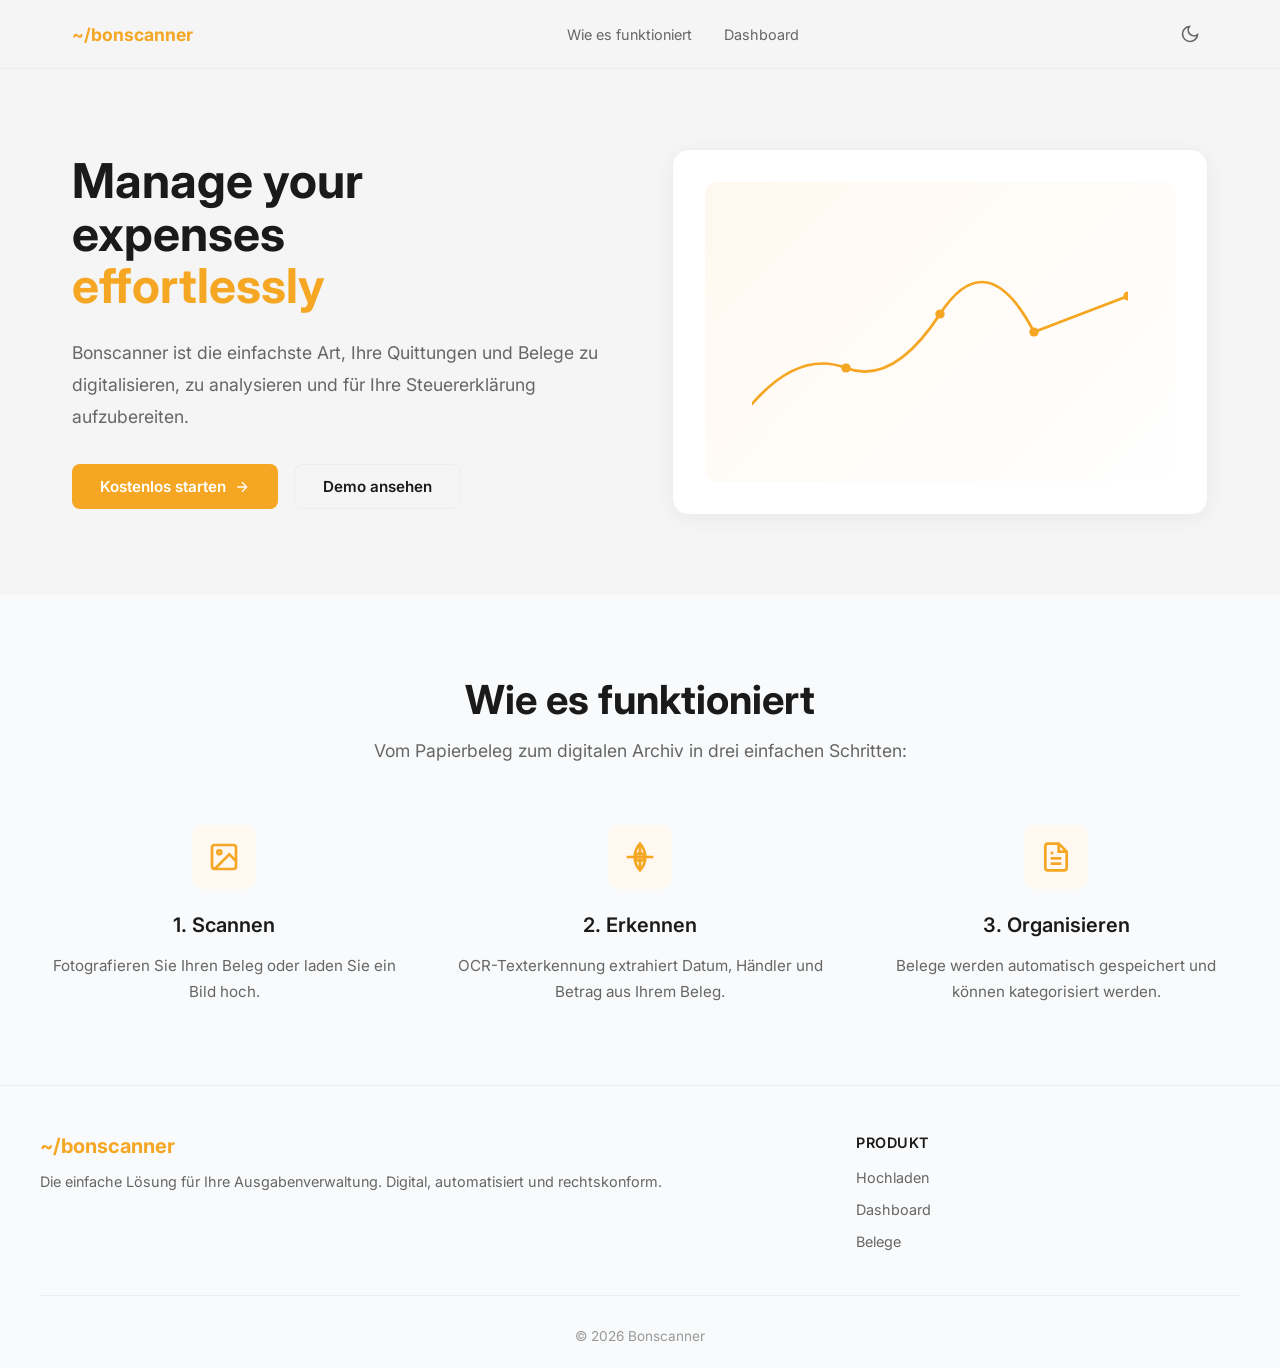
<file: index.html>
<!doctype html>
<html lang="de">
  <head>
    <meta charset="UTF-8" />
    <meta name="viewport" content="width=device-width, initial-scale=1.0" />
    <title>Bonscanner - Manage your expenses effortlessly</title>
    <link
      href="https://fonts.googleapis.com/css2?family=Inter:wght@400;500;600;700&display=swap"
      rel="stylesheet"
    />
    <link rel="stylesheet" href="static/css/base.css" />
    <script src="static/js/core/theme-init.js"></script>
    <style>

      /* Navbar */
      .navbar {
        background: var(--bg-primary);
        border-bottom: 1px solid var(--border-color);
        padding: 1rem 0;
        position: sticky;
        top: 0;
        z-index: 100;
      }

      .nav-container {
        max-width: 1200px;
        margin: 0 auto;
        padding: 0 2rem;
        display: flex;
        justify-content: space-between;
        align-items: center;
      }

      .nav-links {
        display: flex;
        gap: 2rem;
        align-items: center;
        list-style: none;
      }

      .nav-links a {
        color: var(--text-secondary);
        text-decoration: none;
        font-size: 0.9rem;
        transition: color 0.2s;
      }

      .nav-links a:hover {
        color: var(--text-primary);
      }

      .navbar .logo {
        font-weight: 700;
        font-size: 1.1rem;
        color: var(--accent);
        text-decoration: none;
        display: inline-flex;
        align-items: center;
      }

      .nav-actions {
        display: flex;
        gap: 1rem;
        align-items: center;
      }

      .btn-login {
        background: var(--accent);
        color: white;
        padding: 0.5rem 1.25rem;
        border-radius: 6px;
        text-decoration: none;
        font-size: 0.9rem;
        font-weight: 500;
        transition: background 0.2s;
      }

      .btn-login:hover {
        background: var(--accent-hover);
      }

      .theme-toggle-btn {
        background: none;
        border: none;
        cursor: pointer;
        color: var(--text-secondary);
        padding: 0.5rem;
        display: flex;
        align-items: center;
      }

      .theme-toggle-btn svg {
        width: 20px;
        height: 20px;
        stroke: currentColor;
        stroke-width: 2;
        fill: none;
      }

      /* Hero Section */
      .hero {
        max-width: 1200px;
        margin: 0 auto;
        padding: 5rem 2rem;
        display: grid;
        grid-template-columns: 1fr 1fr;
        gap: 4rem;
        align-items: center;
      }

      .hero-content h1 {
        font-size: 3rem;
        font-weight: 700;
        line-height: 1.1;
        margin-bottom: 1.5rem;
      }

      .hero-content .highlight {
        color: var(--accent);
      }

      .hero-content p {
        font-size: 1.1rem;
        color: var(--text-secondary);
        margin-bottom: 2rem;
        line-height: 1.8;
      }

      .hero-actions {
        display: flex;
        gap: 1rem;
        flex-wrap: wrap;
      }

      .btn {
        padding: 0.75rem 1.75rem;
        border-radius: 8px;
        font-size: 0.95rem;
        font-weight: 600;
        text-decoration: none;
        transition: all 0.2s;
        display: inline-flex;
        align-items: center;
        gap: 0.5rem;
      }

      .btn-primary {
        background: var(--accent);
        color: white;
      }

      .btn-primary:hover {
        background: var(--accent-hover);
        transform: translateY(-1px);
      }

      .btn-secondary {
        background: transparent;
        color: var(--text-primary);
        border: 1px solid var(--border-color);
      }

      .btn-secondary:hover {
        border-color: var(--accent);
      }

      .hero-visual {
        background: var(--bg-card);
        border-radius: 16px;
        padding: 2rem;
        border: 1px solid var(--border-color);
        box-shadow: 0 4px 20px rgba(0, 0, 0, 0.05);
      }

      .chart-preview {
        width: 100%;
        height: 300px;
        background: linear-gradient(135deg, #fff8f0 0%, #ffffff 100%);
        border-radius: 12px;
        position: relative;
        overflow: hidden;
      }

      [data-theme="dark"] .chart-preview {
        background: linear-gradient(
          135deg,
          rgba(245, 166, 35, 0.1) 0%,
          #161b22 100%
        );
      }

      .chart-line {
        position: absolute;
        bottom: 20%;
        left: 10%;
        right: 10%;
        height: 60%;
      }

      .chart-line svg {
        width: 100%;
        height: 100%;
      }

      /* Badge */
      .badge {
        display: inline-block;
        background: var(--accent-bg);
        color: var(--accent);
        padding: 0.35rem 0.75rem;
        border-radius: 20px;
        font-size: 0.8rem;
        font-weight: 600;
        margin-bottom: 1.5rem;
      }

      /* How it works Section */
      .how-it-works {
        background: var(--bg-secondary);
        padding: 5rem 2rem;
      }

      .section-container {
        max-width: 1200px;
        margin: 0 auto;
      }

      .section-header {
        text-align: center;
        margin-bottom: 4rem;
      }

      .section-header h2 {
        font-size: 2.5rem;
        font-weight: 700;
        margin-bottom: 1rem;
      }

      .section-header p {
        font-size: 1.1rem;
        color: var(--text-secondary);
      }

      .steps {
        display: grid;
        grid-template-columns: repeat(3, 1fr);
        gap: 3rem;
      }

      .step {
        text-align: center;
      }

      .step-icon {
        width: 64px;
        height: 64px;
        background: var(--accent-bg);
        border-radius: 12px;
        display: flex;
        align-items: center;
        justify-content: center;
        margin: 0 auto 1.5rem;
      }

      .step-icon svg {
        width: 32px;
        height: 32px;
        stroke: var(--accent);
        stroke-width: 2;
        fill: none;
      }

      .step h3 {
        font-size: 1.25rem;
        font-weight: 600;
        margin-bottom: 1rem;
      }

      .step p {
        color: var(--text-secondary);
        font-size: 0.95rem;
        line-height: 1.7;
      }

      /* Try it Section */
      .try-it {
        padding: 5rem 2rem;
      }

      .try-it-container {
        max-width: 800px;
        margin: 0 auto;
        text-align: center;
      }

      .try-it h2 {
        font-size: 2.5rem;
        font-weight: 700;
        margin-bottom: 1rem;
      }

      .try-it p {
        font-size: 1.1rem;
        color: var(--text-secondary);
        margin-bottom: 3rem;
      }

      .upload-demo {
        background: var(--bg-card);
        border: 2px dashed var(--border-color);
        border-radius: 12px;
        padding: 4rem 2rem;
        cursor: pointer;
        transition: all 0.2s;
      }

      .upload-demo:hover {
        border-color: var(--accent);
      }

      .upload-demo-icon {
        font-size: 3rem;
        color: var(--accent);
        margin-bottom: 1rem;
      }

      .upload-demo h3 {
        font-size: 1.25rem;
        font-weight: 600;
        margin-bottom: 0.5rem;
      }

      .upload-demo p {
        color: var(--text-muted);
        font-size: 0.9rem;
        text-transform: uppercase;
        letter-spacing: 0.5px;
        margin: 0;
      }

      /* Footer */
      .footer {
        background: var(--bg-secondary);
        border-top: 1px solid var(--border-color);
        padding: 3rem 2rem 1.5rem;
      }

      .footer-container {
        max-width: 1200px;
        margin: 0 auto;
      }

      .footer-grid {
        display: grid;
        grid-template-columns: 2fr 1fr;
        gap: 3rem;
        margin-bottom: 2rem;
      }

      .footer-brand h3 {
        font-size: 1.25rem;
        font-weight: 700;
        color: var(--accent);
        margin-bottom: 0.75rem;
      }

      .footer-brand p {
        color: var(--text-secondary);
        font-size: 0.9rem;
        line-height: 1.6;
      }

      .footer-links h4 {
        font-size: 0.9rem;
        font-weight: 600;
        margin-bottom: 1rem;
        text-transform: uppercase;
        letter-spacing: 0.5px;
      }

      .footer-links ul {
        list-style: none;
      }

      .footer-links ul li {
        margin-bottom: 0.75rem;
      }

      .footer-links a {
        color: var(--text-secondary);
        text-decoration: none;
        font-size: 0.9rem;
        transition: color 0.2s;
      }

      .footer-links a:hover {
        color: var(--accent);
      }

      .footer-bottom {
        padding-top: 2rem;
        border-top: 1px solid var(--border-color);
        text-align: center;
        color: var(--text-muted);
        font-size: 0.85rem;
      }

      /* Responsive */
      @media (max-width: 968px) {
        .hero {
          grid-template-columns: 1fr;
          padding: 3rem 2rem;
        }

        .hero-content h1 {
          font-size: 2.5rem;
        }

        .steps {
          grid-template-columns: 1fr;
          gap: 2rem;
        }

        .footer-grid {
          grid-template-columns: 1fr 1fr;
          gap: 2rem;
        }

        .nav-links {
          display: none;
        }
      }

      @media (max-width: 640px) {
        .hero-content h1 {
          font-size: 2rem;
        }

        .section-header h2,
        .try-it h2 {
          font-size: 2rem;
        }

        .footer-grid {
          grid-template-columns: 1fr;
        }
      }
    </style>
  </head>
  <body>
    <!-- Navbar -->
    <nav class="navbar">
      <div class="nav-container">
        <a href="index.html" class="logo">~/bonscanner</a>
        <ul class="nav-links">
          <li><a href="#wie-es-funktioniert">Wie es funktioniert</a></li>
          <li><a href="dashboard.html">Dashboard</a></li>
        </ul>
        <div class="nav-actions">
          <button
            class="theme-toggle-btn"
            id="theme-toggle"
            title="Dunkel-/Hellmodus"
          >
            <svg viewBox="0 0 24 24" id="theme-icon">
              <path d="M21 12.79A9 9 0 1111.21 3 7 7 0 0021 12.79z" />
            </svg>
          </button>
        </div>
      </div>
    </nav>

    <!-- Hero Section -->
    <section class="hero">
      <div class="hero-content">
        <h1>
          Manage your<br />expenses<br />
          <span class="highlight">effortlessly</span>
        </h1>
        <p>
          Bonscanner ist die einfachste Art, Ihre Quittungen und Belege zu
          digitalisieren, zu analysieren und für Ihre Steuererklärung
          aufzubereiten.
        </p>
        <div class="hero-actions">
          <a href="upload.html" class="btn btn-primary">
            Kostenlos starten
            <svg
              width="16"
              height="16"
              viewBox="0 0 24 24"
              fill="none"
              stroke="currentColor"
              stroke-width="2"
            >
              <path d="M5 12h14M12 5l7 7-7 7" />
            </svg>
          </a>
          <a href="upload.html" class="btn btn-secondary">Demo ansehen</a>
        </div>
      </div>
      <div class="hero-visual">
        <div class="chart-preview">
          <div class="chart-line">
            <svg viewBox="0 0 400 200" preserveAspectRatio="none">
              <path
                d="M 0 180 Q 50 120, 100 140 T 200 80 T 300 100 L 400 60"
                stroke="#f5a623"
                stroke-width="3"
                fill="none"
                stroke-linecap="round"
              />
              <circle cx="100" cy="140" r="5" fill="#f5a623" />
              <circle cx="200" cy="80" r="5" fill="#f5a623" />
              <circle cx="300" cy="100" r="5" fill="#f5a623" />
              <circle cx="400" cy="60" r="5" fill="#f5a623" />
            </svg>
          </div>
        </div>
      </div>
    </section>

    <!-- How it works Section -->
    <section class="how-it-works" id="wie-es-funktioniert">
      <div class="section-container">
        <div class="section-header">
          <h2>Wie es funktioniert</h2>
          <p>
            Vom Papierbeleg zum digitalen Archiv in drei einfachen Schritten:
          </p>
        </div>
        <div class="steps">
          <div class="step">
            <div class="step-icon">
              <svg viewBox="0 0 24 24">
                <rect x="3" y="3" width="18" height="18" rx="2" />
                <circle cx="8.5" cy="8.5" r="1.5" />
                <path d="M21 15l-5-5L5 21" />
              </svg>
            </div>
            <h3>1. Scannen</h3>
            <p>Fotografieren Sie Ihren Beleg oder laden Sie ein Bild hoch.</p>
          </div>
          <div class="step">
            <div class="step-icon">
              <svg viewBox="0 0 24 24">
                <path d="M12 2v20M2 12h20" />
                <circle cx="12" cy="12" r="3" />
                <path
                  d="M12 2a15.3 15.3 0 0 1 4 10 15.3 15.3 0 0 1-4 10 15.3 15.3 0 0 1-4-10 15.3 15.3 0 0 1 4-10z"
                />
              </svg>
            </div>
            <h3>2. Erkennen</h3>
            <p>
              OCR-Texterkennung extrahiert Datum, Händler und Betrag aus Ihrem
              Beleg.
            </p>
          </div>
          <div class="step">
            <div class="step-icon">
              <svg viewBox="0 0 24 24">
                <path
                  d="M14 2H6a2 2 0 0 0-2 2v16a2 2 0 0 0 2 2h12a2 2 0 0 0 2-2V8z"
                />
                <polyline points="14 2 14 8 20 8" />
                <line x1="16" y1="13" x2="8" y2="13" />
                <line x1="16" y1="17" x2="8" y2="17" />
                <polyline points="10 9 9 9 8 9" />
              </svg>
            </div>
            <h3>3. Organisieren</h3>
            <p>
              Belege werden automatisch gespeichert und können kategorisiert
              werden.
            </p>
          </div>
        </div>
      </div>
    </section>

    <!-- Footer -->
    <footer class="footer">
      <div class="footer-container">
        <div class="footer-grid">
          <div class="footer-brand">
            <h3>~/bonscanner</h3>
            <p>
              Die einfache Lösung für Ihre Ausgabenverwaltung. Digital,
              automatisiert und rechtskonform.
            </p>
          </div>
          <div class="footer-links">
            <h4>Produkt</h4>
            <ul>
              <li><a href="upload.html">Hochladen</a></li>
              <li><a href="dashboard.html">Dashboard</a></li>
              <li><a href="receipts.html">Belege</a></li>
            </ul>
          </div>
        </div>
        <div class="footer-bottom">
          <p>© 2026 Bonscanner</p>
        </div>
      </div>
    </footer>

    <script src="static/js/core/theme.js" defer></script>
    <script src="static/js/features/index.js" defer></script>
  </body>
</html>
</file>
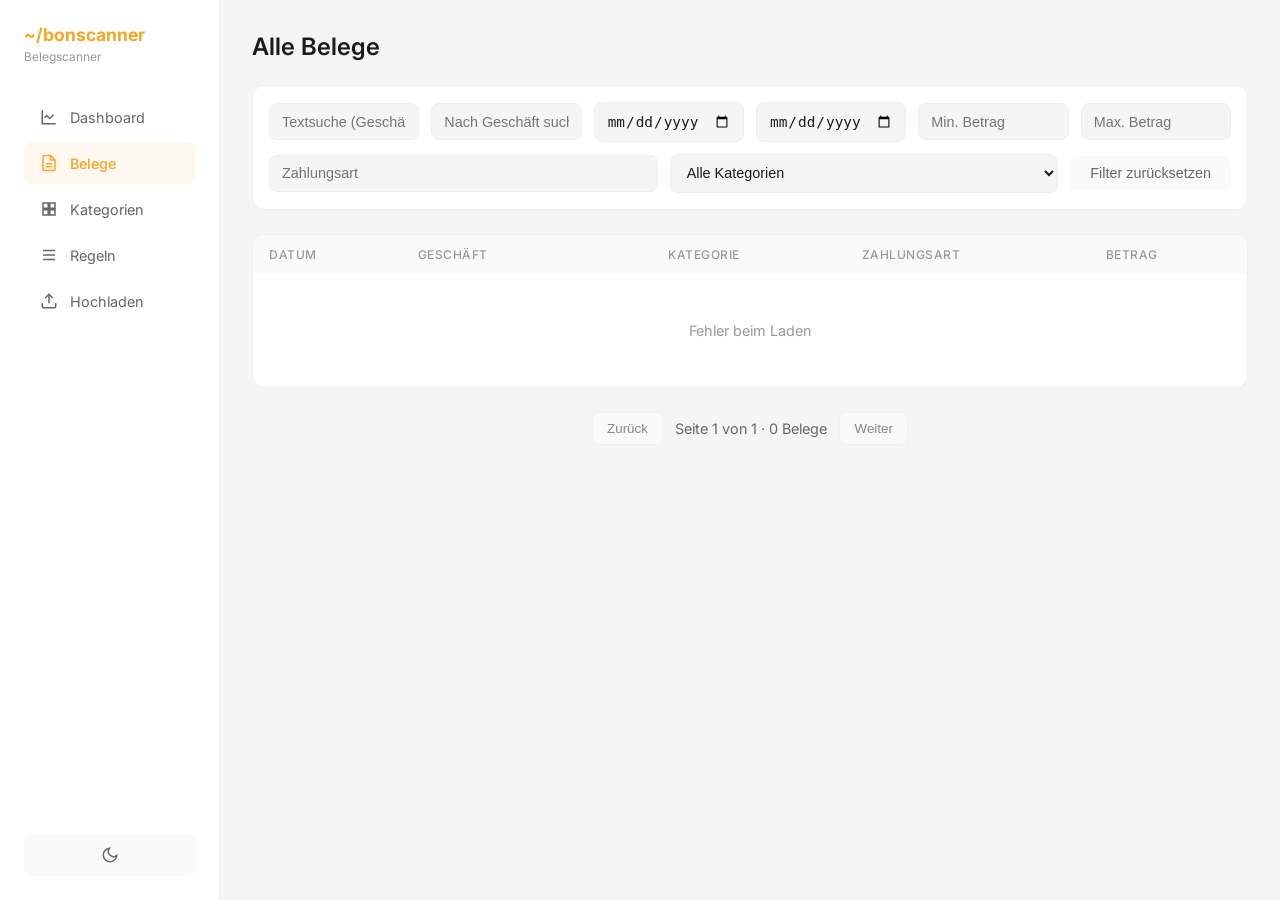
<file: belege.html>
<!doctype html>
<html lang="de">
  <head>
    <meta charset="UTF-8" />
    <meta name="viewport" content="width=device-width, initial-scale=1.0" />
    <title>Alle Belege | Bonscanner</title>
    <link
      href="https://fonts.googleapis.com/css2?family=Inter:wght@400;500;600;700&display=swap"
      rel="stylesheet"
    />
    <link rel="stylesheet" href="static/css/base.css" />
    <script src="static/js/core/theme-init.js"></script>
    <style>

      /* Sidebar */

      /* Main Content */
      .main {
        flex: 1;
        margin-left: 220px;
        min-height: 100vh;
        padding: 2rem;
      }

      h1 {
        font-size: 1.5rem;
        font-weight: 600;
        margin-bottom: 1.5rem;
      }

      .table-card {
        background: var(--bg-card);
        border-radius: 12px;
        border: 1px solid var(--border-color);
        overflow: hidden;
      }

      table {
        width: 100%;
        border-collapse: collapse;
      }

      th {
        text-align: left;
        padding: 0.75rem 1rem;
        font-size: 0.75rem;
        text-transform: uppercase;
        letter-spacing: 0.5px;
        color: var(--text-muted);
        font-weight: 500;
        background: var(--bg-hover);
      }

      td {
        padding: 0.75rem 1rem;
        border-bottom: 1px solid var(--border-light);
        font-size: 0.9rem;
      }

      tr:last-child td {
        border-bottom: none;
      }

      .editable {
        cursor: pointer;
        padding: 0.25rem 0.5rem;
        border-radius: 4px;
        display: inline-block;
        vertical-align: middle;
        transition: background 0.2s;
      }
      .editable:hover {
        background: var(--bg-hover);
      }

      .edit-input {
        -webkit-appearance: none;
        appearance: none;
        box-sizing: border-box;
        font: inherit;
        line-height: inherit;
        padding: 0.25rem 0.5rem;
        border: 0;
        box-shadow: 0 0 0 1px var(--accent);
        border-radius: 4px;
        background: var(--bg-card);
        color: var(--text-primary);
        width: 100%;
        min-width: 0;
        max-width: 100%;
        margin: 0;
        vertical-align: middle;
        outline: none;
      }

      input[type="number"]::-webkit-outer-spin-button,
      input[type="number"]::-webkit-inner-spin-button {
        -webkit-appearance: none;
        margin: 0;
      }

      input[type="number"] {
        -moz-appearance: textfield;
        appearance: textfield;
      }

      .category-tag {
        display: inline-block;
        padding: 0.2rem 0.5rem;
        border-radius: 4px;
        font-size: 0.75rem;
        font-weight: 500;
        margin-right: 0.25rem;
      }

      .add-category {
        display: inline-block;
        background: var(--bg-hover);
        color: var(--text-muted);
        padding: 0.2rem 0.5rem;
        border-radius: 4px;
        font-size: 0.75rem;
        cursor: pointer;
      }
      .add-category:hover {
        background: var(--border-color);
      }

      .delete-tag-btn {
        background: none;
        border: none;
        color: inherit;
        opacity: 0.6;
        cursor: pointer;
        font-size: 1rem;
        line-height: 1;
        padding: 0 0 0 0.25rem;
        margin-left: 0.25rem;
        transition: opacity 0.2s;
      }
      .delete-tag-btn:hover {
        opacity: 1;
      }

      .empty-state {
        text-align: center;
        padding: 3rem;
        color: var(--text-muted);
      }

      .detail-btn {
        background: none;
        border: none;
        padding: 0.25rem;
        cursor: pointer;
        color: var(--text-secondary);
        display: flex;
        align-items: center;
        justify-content: center;
        border-radius: 4px;
        transition: all 0.2s;
      }
      .detail-btn:hover {
        background: var(--bg-hover);
        color: var(--accent);
      }
      .detail-btn svg {
        transition: transform 0.2s;
      }

      .detail-row {
        background: var(--bg-hover);
      }
      .detail-content {
        padding: 1rem;
        font-size: 0.9rem;
      }

      .detail-section {
        margin-bottom: 1rem;
      }
      .detail-header {
        display: flex;
        justify-content: space-between;
        align-items: center;
        margin-bottom: 0.75rem;
      }
      .add-item-btn {
        background: var(--accent);
        color: white;
        border: none;
        padding: 0.35rem 0.75rem;
        border-radius: 4px;
        cursor: pointer;
        font-size: 0.85rem;
        transition: all 0.2s;
      }
      .add-item-btn:hover {
        opacity: 0.9;
      }

      .add-item-form {
        background: var(--bg-card);
        padding: 1rem;
        border-radius: 6px;
        margin-top: 0.5rem;
        border: 1px solid var(--border-color);
      }
      .item-input {
        background: var(--bg-primary);
        border: 1px solid var(--border-color);
        padding: 0.5rem;
        border-radius: 4px;
        margin-right: 0.5rem;
        color: var(--text-primary);
        font-size: 0.9rem;
      }
      .item-input:focus {
        outline: none;
        border-color: var(--accent);
      }
      .save-btn,
      .cancel-btn {
        padding: 0.5rem 1rem;
        border-radius: 4px;
        border: none;
        cursor: pointer;
        font-size: 0.85rem;
        transition: all 0.2s;
      }
      .save-btn {
        background: var(--accent);
        color: white;
        margin-right: 0.5rem;
      }
      .save-btn:hover {
        opacity: 0.9;
      }
      .cancel-btn {
        background: var(--bg-hover);
        color: var(--text-secondary);
      }
      .cancel-btn:hover {
        background: var(--border-color);
      }

      .delete-item-btn {
        background: none;
        border: none;
        color: var(--text-muted);
        cursor: pointer;
        font-size: 1.5rem;
        line-height: 1;
        padding: 0.25rem 0.5rem;
        transition: color 0.2s;
      }
      .delete-item-btn:hover {
        color: #ef4444;
      }

      .items-list {
        margin-top: 0.5rem;
      }

      .item-meta {
        font-size: 0.75rem;
        color: var(--text-muted);
        margin-top: 0.15rem;
      }

      .item-categories {
        margin-top: 0.25rem;
      }

      .item-category-btn {
        background: var(--bg-hover);
        border: none;
        color: var(--text-secondary);
        padding: 0.2rem 0.5rem;
        border-radius: 4px;
        cursor: pointer;
        font-size: 0.75rem;
      }
      .item-category-btn:hover {
        background: var(--border-color);
      }

      .taxes-list {
        margin-top: 0.5rem;
        font-size: 0.85rem;
        color: var(--text-secondary);
      }

      /* Filter Section */
      .filter-section {
        background: var(--bg-card);
        padding: 1rem;
        border-radius: 12px;
        border: 1px solid var(--border-color);
        margin-bottom: 1.5rem;
        display: flex;
        gap: 0.75rem;
        flex-wrap: wrap;
        align-items: center;
      }

      .filter-input {
        flex: 1;
        min-width: 150px;
        padding: 0.6rem 0.75rem;
        border: 1px solid var(--border-color);
        border-radius: 8px;
        background: var(--bg-primary);
        color: var(--text-primary);
        font-size: 0.9rem;
        transition: border-color 0.2s;
      }

      .filter-input:focus {
        outline: none;
        border-color: var(--accent);
      }

      .clear-filters-btn {
        padding: 0.6rem 1.25rem;
        background: var(--bg-hover);
        color: var(--text-secondary);
        border: none;
        border-radius: 8px;
        cursor: pointer;
        font-size: 0.9rem;
        transition: all 0.2s;
      }

      .clear-filters-btn:hover {
        background: var(--border-color);
      }

      .pagination {
        margin-top: 1.5rem;
        display: flex;
        align-items: center;
        justify-content: center;
        gap: 0.75rem;
        color: var(--text-secondary);
        font-size: 0.9rem;
      }

      .page-btn {
        padding: 0.5rem 0.9rem;
        border-radius: 6px;
        border: 1px solid var(--border-color);
        background: var(--bg-card);
        color: var(--text-primary);
        cursor: pointer;
        transition: all 0.2s;
      }

      .page-btn:disabled {
        opacity: 0.5;
        cursor: not-allowed;
      }

      @media (max-width: 768px) {
        .sidebar {
          display: none;
        }
        .main {
          margin-left: 0;
        }
        .filter-section {
          flex-direction: column;
        }
        .filter-input {
          width: 100%;
        }
      }
    </style>
  </head>
  <body class="app-shell">
    <aside class="sidebar">
      <div class="logo">~/bonscanner</div>
      <div class="logo-sub">Belegscanner</div>
      <ul class="nav-menu">
        <li>
          <a href="stats.html" class="nav-item">
            <svg class="nav-icon" viewBox="0 0 24 24">
              <path d="M3 3v18h18" />
              <path d="M18 9l-5 5-4-4-3 3" />
            </svg>
            Dashboard
          </a>
        </li>
        <li>
          <a href="belege.html" class="nav-item active">
            <svg class="nav-icon" viewBox="0 0 24 24">
              <path d="M14 2H6a2 2 0 00-2 2v16a2 2 0 002 2h12a2 2 0 002-2V8z" />
              <polyline points="14 2 14 8 20 8" />
              <line x1="8" y1="13" x2="16" y2="13" />
              <line x1="8" y1="17" x2="16" y2="17" />
            </svg>
            Belege
          </a>
        </li>
        <li>
          <a href="kategorien.html" class="nav-item">
            <svg class="nav-icon" viewBox="0 0 24 24">
              <path d="M4 4h7v7H4z" />
              <path d="M13 4h7v7h-7z" />
              <path d="M4 13h7v7H4z" />
              <path d="M13 13h7v7h-7z" />
            </svg>
            Kategorien
          </a>
        </li>
        <li>
          <a href="regeln.html" class="nav-item">
            <svg class="nav-icon" viewBox="0 0 24 24">
              <path d="M4 6h16" />
              <path d="M4 12h16" />
              <path d="M4 18h16" />
            </svg>
            Regeln
          </a>
        </li>
        <li>
          <a href="hochladen.html" class="nav-item">
            <svg class="nav-icon" viewBox="0 0 24 24">
              <path d="M21 15v4a2 2 0 01-2 2H5a2 2 0 01-2-2v-4" />
              <polyline points="17 8 12 3 7 8" />
              <line x1="12" y1="3" x2="12" y2="15" />
            </svg>
            Hochladen
          </a>
        </li>
      </ul>
      <button class="theme-toggle" id="theme-toggle" title="Dunkel-/Hellmodus">
        <svg viewBox="0 0 24 24" id="theme-icon">
          <path d="M21 12.79A9 9 0 1111.21 3 7 7 0 0021 12.79z" />
        </svg>
      </button>
    </aside>

    <main class="main">
      <h1>Alle Belege</h1>

      <!-- Search & Filter Section -->
      <div class="filter-section">
        <input
          type="text"
          id="text-filter"
          class="filter-input"
          placeholder="Textsuche (Geschäft, Artikel...)"
        />
        <input
          type="text"
          id="store-filter"
          class="filter-input"
          placeholder="Nach Geschäft suchen..."
        />
        <input
          type="date"
          id="date-from-filter"
          class="filter-input"
          placeholder="Von Datum"
        />
        <input
          type="date"
          id="date-to-filter"
          class="filter-input"
          placeholder="Bis Datum"
        />
        <input
          type="text"
          id="amount-min-filter"
          class="filter-input"
          placeholder="Min. Betrag"
          data-numeric="true"
        />
        <input
          type="text"
          id="amount-max-filter"
          class="filter-input"
          placeholder="Max. Betrag"
          data-numeric="true"
        />
        <input
          type="text"
          id="payment-filter"
          class="filter-input"
          placeholder="Zahlungsart"
        />
        <select id="label-filter" class="filter-input">
          <option value="">Alle Kategorien</option>
        </select>
        <button class="clear-filters-btn" onclick="clearFilters()">
          Filter zurücksetzen
        </button>
      </div>

      <div class="table-card">
        <table>
          <thead>
            <tr>
              <th>Datum</th>
              <th>Geschäft</th>
              <th></th>
              <th>Kategorie</th>
              <th>Zahlungsart</th>
              <th>Betrag</th>
            </tr>
          </thead>
          <tbody id="receipts-body">
            <tr>
              <td colspan="6" class="empty-state">Lade Belege...</td>
            </tr>
          </tbody>
        </table>
      </div>

      <div class="pagination" id="pagination">
        <button class="page-btn" id="prev-page" disabled>Zurück</button>
        <span id="page-info">Seite 1 von 1</span>
        <button class="page-btn" id="next-page" disabled>Weiter</button>
      </div>
    </main>

    <script src="static/js/core/constants.js" defer></script>
    <script src="static/js/core/api.js" defer></script>
    <script src="static/js/core/theme.js" defer></script>
    <script src="static/js/features/receipts.js" defer></script>
  </body>
</html>
</file>
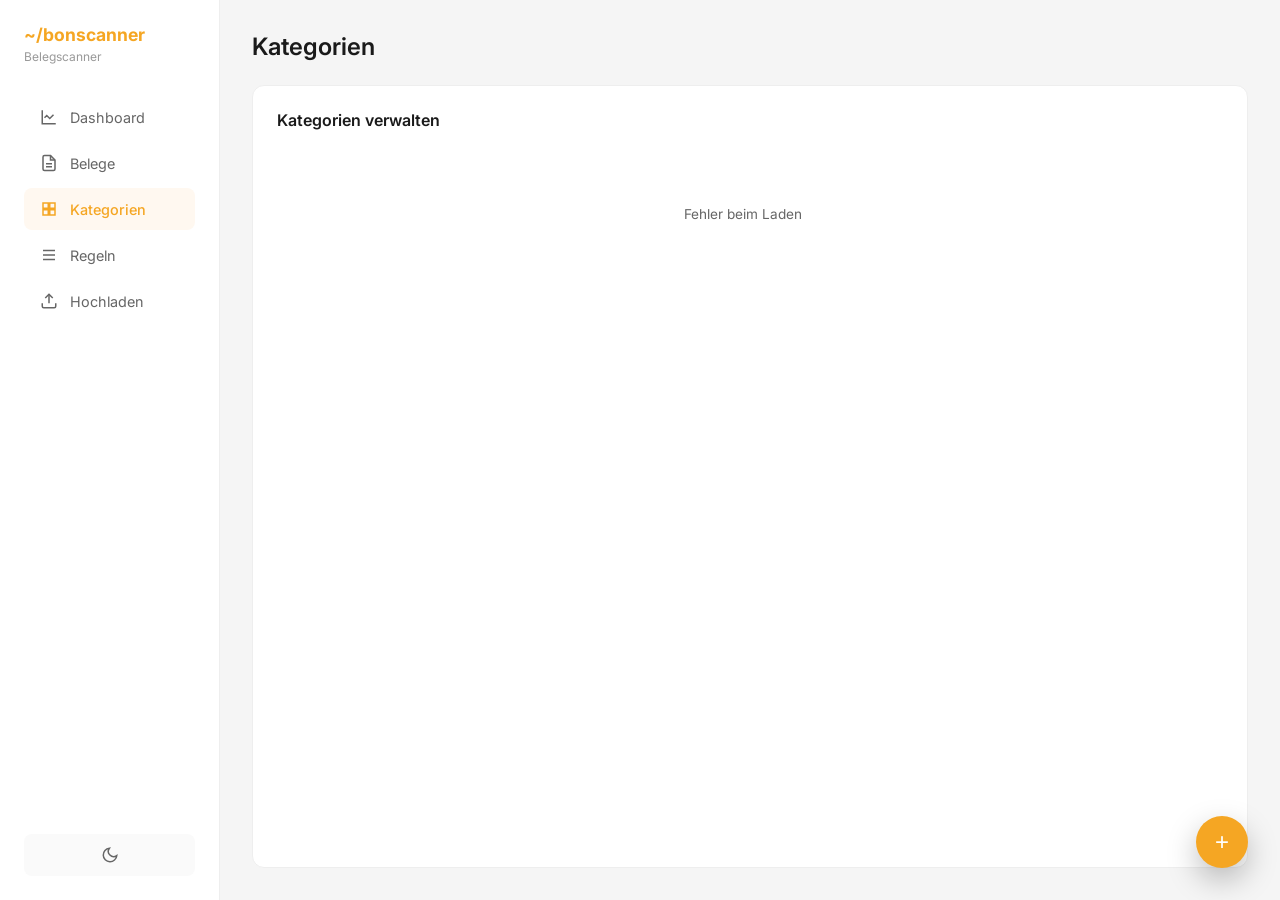
<file: categories.html>
<!doctype html>
<html lang="de">
  <head>
    <meta charset="UTF-8" />
    <meta name="viewport" content="width=device-width, initial-scale=1.0" />
    <title>Kategorien | Bonscanner</title>
    <link
      href="https://fonts.googleapis.com/css2?family=Inter:wght@400;500;600;700&display=swap"
      rel="stylesheet"
    />
    <link rel="stylesheet" href="static/css/base.css" />
    <script src="static/js/core/theme-init.js"></script>
    <style>

      .main {
        flex: 1;
        margin-left: 220px;
        min-height: 100vh;
        padding: 2rem;
        display: flex;
        flex-direction: column;
      }

      h1 {
        font-size: 1.5rem;
        font-weight: 600;
        margin-bottom: 1.5rem;
      }

      .content {
        display: flex;
        flex-direction: column;
        flex: 1;
        min-height: 0;
      }

      .management-card {
        background: var(--bg-card);
        border-radius: 12px;
        border: 1px solid var(--border-color);
        padding: 1.5rem;
        display: flex;
        flex-direction: column;
        align-items: stretch;
        overflow: hidden;
        width: 100%;
        flex: 1;
        min-height: 0;
      }

      .management-header {
        display: flex;
        justify-content: space-between;
        align-items: center;
        margin-bottom: 1rem;
      }

      .management-title {
        font-size: 1rem;
        font-weight: 600;
      }

      .management-list {
        flex: 1;
        min-height: 0;
        overflow-y: auto;
        padding-right: 0.35rem;
        scrollbar-gutter: stable;
      }

      .category-row {
        display: grid;
        grid-template-columns: 28px minmax(0, 1fr) 28px 72px;
        gap: 0.6rem;
        align-items: center;
        padding: 0.4rem 0;
        border-bottom: 1px solid var(--border-light);
        min-width: 420px;
      }

      .category-row.removing {
        overflow: hidden;
        transition:
          height 0.22s ease,
          opacity 0.22s ease,
          margin 0.22s ease,
          padding 0.22s ease,
          border 0.22s ease;
      }

      .category-row.flash {
        animation: row-flash 0.8s ease;
      }

      .category-row:last-child {
        border-bottom: none;
      }

      .category-name-input {
        background: var(--bg-primary);
        border: 1px solid var(--border-color);
        padding: 0.25rem 0.45rem;
        border-radius: 6px;
        color: var(--text-primary);
        font-size: 0.82rem;
        width: 100%;
        min-width: 0;
      }

      .category-color-input,
      #new-category-color {
        -webkit-appearance: none;
        appearance: none;
        width: 28px;
        height: 28px;
        border: 1px solid var(--border-color);
        border-radius: 6px;
        padding: 0;
        background: transparent;
        cursor: pointer;
        margin: 0;
      }

      .category-actions {
        display: flex;
        gap: 0.35rem;
        align-items: center;
        white-space: nowrap;
      }

      .category-usage {
        font-size: 0.75rem;
        color: var(--text-muted);
        text-align: center;
      }

      .btn-small {
        padding: 0.35rem 0.6rem;
        border-radius: 6px;
        border: 1px solid var(--border-color);
        background: var(--bg-hover);
        color: var(--text-primary);
        cursor: pointer;
        font-size: 0.8rem;
      }

      .btn-primary {
        background: var(--accent);
        color: #fff;
        border-color: transparent;
      }

      .icon-btn {
        width: 30px;
        height: 30px;
        border-radius: 8px;
        border: 1px solid var(--border-color);
        background: var(--bg-hover);
        color: var(--text-primary);
        display: inline-flex;
        align-items: center;
        justify-content: center;
        cursor: pointer;
        padding: 0;
        opacity: 0.65;
        transition: opacity 0.2s ease, transform 0.2s ease;
      }

      .icon-btn svg {
        width: 14px;
        height: 14px;
        stroke: currentColor;
        stroke-width: 2;
        fill: none;
      }

      .icon-btn.danger {
        color: #ef4444;
        border-color: rgba(239, 68, 68, 0.4);
      }

      .icon-btn.loading {
        pointer-events: none;
        opacity: 0.5;
      }

      .icon-btn:disabled {
        cursor: not-allowed;
        opacity: 0.4;
      }

      .category-row:hover .icon-btn {
        opacity: 1;
      }

      .btn-small.danger {
        color: #ef4444;
        border-color: rgba(239, 68, 68, 0.4);
      }

      .empty-hint {
        color: var(--text-muted);
        font-size: 0.85rem;
        padding: 0.75rem 0;
      }

      .empty-state {
        display: flex;
        flex-direction: column;
        align-items: center;
        justify-content: center;
        text-align: center;
        gap: 0.75rem;
        color: var(--text-secondary);
        padding: 3rem 1rem;
        animation: fade-in 0.3s ease;
      }

      .empty-state strong {
        color: var(--text-primary);
        font-size: 1.05rem;
      }

      .fab {
        position: fixed;
        right: 2rem;
        bottom: 2rem;
        width: 52px;
        height: 52px;
        border-radius: 50%;
        border: none;
        background: var(--accent);
        color: #fff;
        font-size: 1.5rem;
        display: inline-flex;
        align-items: center;
        justify-content: center;
        cursor: pointer;
        box-shadow: 0 12px 30px rgba(0, 0, 0, 0.25);
        z-index: 50;
      }

      .modal-overlay {
        position: fixed;
        inset: 0;
        background: rgba(0, 0, 0, 0.45);
        display: flex;
        align-items: center;
        justify-content: center;
        z-index: 60;
        padding: 1.5rem;
        opacity: 0;
        pointer-events: none;
        transition: opacity 0.2s ease;
      }

      .modal-overlay.show {
        opacity: 1;
        pointer-events: auto;
      }

      .modal-card {
        width: 100%;
        max-width: 420px;
        background: var(--bg-card);
        border-radius: 12px;
        border: 1px solid var(--border-color);
        padding: 1.5rem;
        display: flex;
        flex-direction: column;
        gap: 1rem;
        transform: scale(0.96);
        opacity: 0;
        transition: transform 0.2s ease, opacity 0.2s ease;
      }

      .modal-overlay.show .modal-card {
        transform: scale(1);
        opacity: 1;
      }

      .modal-header h2 {
        font-size: 1.1rem;
        font-weight: 600;
      }

      .modal-body {
        display: grid;
        gap: 0.75rem;
      }

      .modal-body label {
        display: flex;
        align-items: center;
        justify-content: space-between;
        gap: 1rem;
        font-size: 0.85rem;
        color: var(--text-secondary);
      }

      .modal-input {
        background: var(--bg-primary);
        border: 1px solid var(--border-color);
        padding: 0.4rem 0.55rem;
        border-radius: 8px;
        color: var(--text-primary);
        font-size: 0.9rem;
      }

      .modal-actions {
        display: flex;
        justify-content: flex-end;
        gap: 0.5rem;
      }

      .toast-container {
        position: fixed;
        right: 1.5rem;
        bottom: 1.5rem;
        display: flex;
        flex-direction: column;
        gap: 0.5rem;
        z-index: 80;
      }

      .toast {
        background: var(--bg-card);
        border: 1px solid var(--border-color);
        color: var(--text-primary);
        padding: 0.6rem 0.9rem;
        border-radius: 10px;
        display: flex;
        align-items: center;
        gap: 0.75rem;
        box-shadow: 0 12px 30px rgba(0, 0, 0, 0.18);
        opacity: 0;
        transform: translateY(8px);
        transition: opacity 0.2s ease, transform 0.2s ease;
        font-size: 0.85rem;
      }

      .toast.show {
        opacity: 1;
        transform: translateY(0);
      }

      .toast.error {
        border-color: rgba(239, 68, 68, 0.5);
        color: #ef4444;
      }

      .toast button {
        background: none;
        border: none;
        color: var(--accent);
        font-weight: 600;
        cursor: pointer;
        padding: 0;
      }

      .spinner {
        width: 14px;
        height: 14px;
        border-radius: 50%;
        border: 2px solid rgba(0, 0, 0, 0.2);
        border-top-color: var(--accent);
        animation: spin 0.8s linear infinite;
      }

      @keyframes spin {
        to {
          transform: rotate(360deg);
        }
      }

      @keyframes row-flash {
        0% {
          background: rgba(34, 197, 94, 0.18);
        }
        100% {
          background: transparent;
        }
      }

      @keyframes fade-in {
        from {
          opacity: 0;
          transform: translateY(6px);
        }
        to {
          opacity: 1;
          transform: translateY(0);
        }
      }

      @media (max-width: 768px) {
        .sidebar {
          display: none;
        }
        .main {
          margin-left: 0;
        }
        .category-row {
          min-width: 0;
          grid-template-columns: 28px minmax(0, 1fr) 24px 64px;
        }
        .fab {
          right: 1.25rem;
          bottom: 1.25rem;
        }
        .toast-container {
          right: 1rem;
          left: 1rem;
        }
      }
    </style>
  </head>
  <body class="app-shell">
    <aside class="sidebar">
      <div class="logo">~/bonscanner</div>
      <div class="logo-sub">Belegscanner</div>
      <ul class="nav-menu">
        <li>
          <a href="dashboard.html" class="nav-item">
            <svg class="nav-icon" viewBox="0 0 24 24">
              <path d="M3 3v18h18" />
              <path d="M18 9l-5 5-4-4-3 3" />
            </svg>
            Dashboard
          </a>
        </li>
        <li>
          <a href="receipts.html" class="nav-item">
            <svg class="nav-icon" viewBox="0 0 24 24">
              <path d="M14 2H6a2 2 0 00-2 2v16a2 2 0 002 2h12a2 2 0 002-2V8z" />
              <polyline points="14 2 14 8 20 8" />
              <line x1="8" y1="13" x2="16" y2="13" />
              <line x1="8" y1="17" x2="16" y2="17" />
            </svg>
            Belege
          </a>
        </li>
        <li>
          <a href="categories.html" class="nav-item active">
            <svg class="nav-icon" viewBox="0 0 24 24">
              <path d="M4 4h7v7H4z" />
              <path d="M13 4h7v7h-7z" />
              <path d="M4 13h7v7H4z" />
              <path d="M13 13h7v7h-7z" />
            </svg>
            Kategorien
          </a>
        </li>
        <li>
          <a href="rules.html" class="nav-item">
            <svg class="nav-icon" viewBox="0 0 24 24">
              <path d="M4 6h16" />
              <path d="M4 12h16" />
              <path d="M4 18h16" />
            </svg>
            Regeln
          </a>
        </li>
        <li>
          <a href="upload.html" class="nav-item">
            <svg class="nav-icon" viewBox="0 0 24 24">
              <path d="M21 15v4a2 2 0 01-2 2H5a2 2 0 01-2-2v-4" />
              <polyline points="17 8 12 3 7 8" />
              <line x1="12" y1="3" x2="12" y2="15" />
            </svg>
            Hochladen
          </a>
        </li>
      </ul>
      <button class="theme-toggle" id="theme-toggle" title="Dunkel-/Hellmodus">
        <svg viewBox="0 0 24 24" id="theme-icon">
          <path d="M21 12.79A9 9 0 1111.21 3 7 7 0 0021 12.79z" />
        </svg>
      </button>
    </aside>

    <main class="main">
      <h1>Kategorien</h1>
      <div class="content">
        <div class="management-card">
          <div class="management-header">
            <span class="management-title">Kategorien verwalten</span>
          </div>
          <div id="categories-list" class="empty-hint management-list">
            Lade Kategorien...
          </div>
        </div>
      </div>
    </main>

    <button class="fab" id="open-category-modal" aria-label="Kategorie hinzufügen">+</button>

    <div id="category-modal" class="modal-overlay" role="dialog" aria-modal="true" aria-labelledby="category-modal-title">
      <div class="modal-card">
        <div class="modal-header">
          <h2 id="category-modal-title">Neue Kategorie</h2>
        </div>
        <div class="modal-body">
          <input
            type="text"
            id="new-category-name"
            class="modal-input"
            placeholder="Name der Kategorie"
          />
          <label>
            Farbe
            <input type="color" id="new-category-color" value="#f5a623" />
          </label>
        </div>
        <div class="modal-actions">
          <button class="btn-small" id="cancel-category-btn">Abbrechen</button>
          <button class="btn-small btn-primary" id="create-category-btn">Erstellen</button>
        </div>
      </div>
    </div>

    <div id="toast-container" class="toast-container"></div>

    <script src="static/js/core/constants.js" defer></script>
    <script src="static/js/core/api.js" defer></script>
    <script src="static/js/core/dom.js" defer></script>
    <script src="static/js/core/theme.js" defer></script>
    <script src="static/js/core/ui.js" defer></script>
    <script src="static/js/features/categories.js" defer></script>
  </body>
</html>
</file>
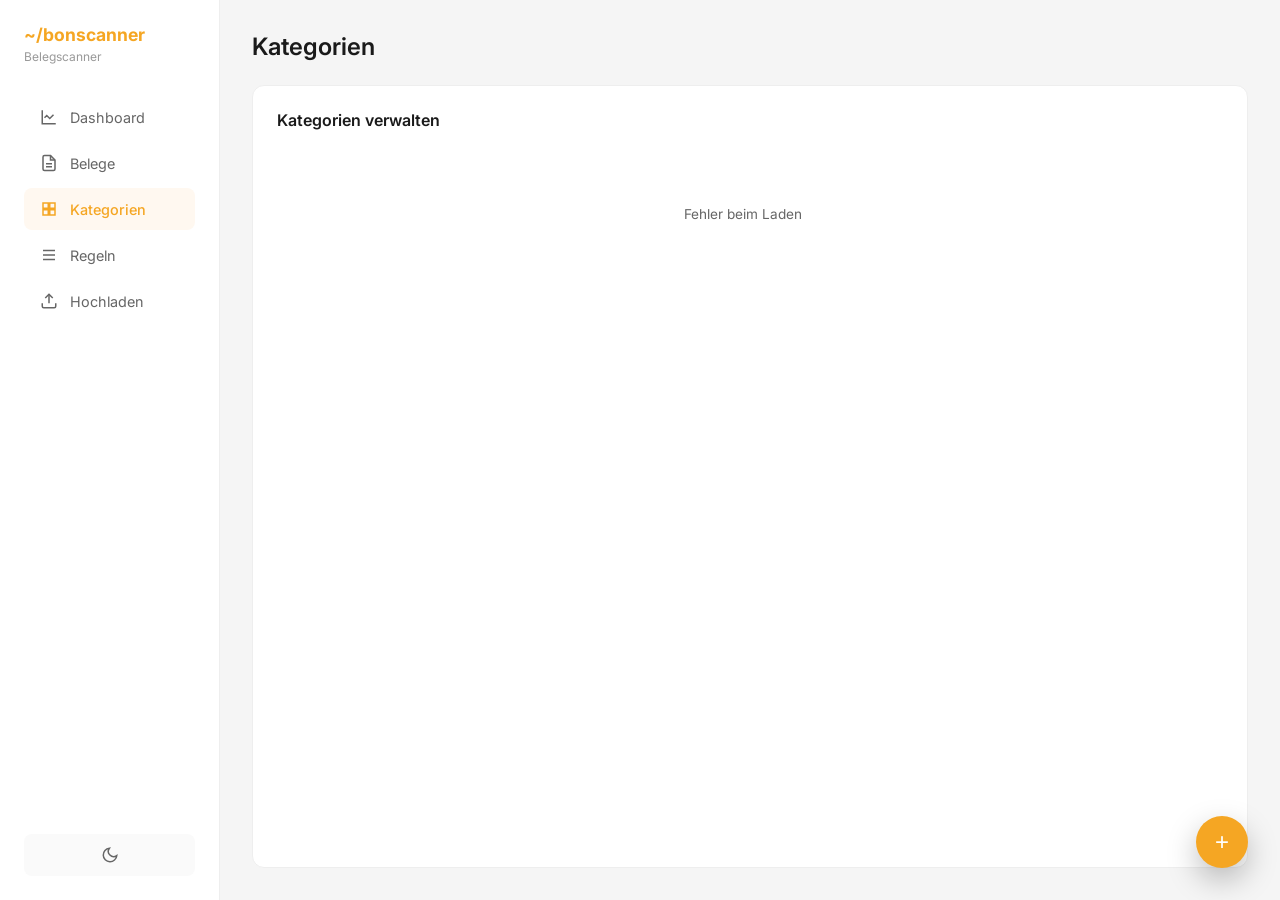
<file: kategorien.html>
<!doctype html>
<html lang="de">
  <head>
    <meta charset="UTF-8" />
    <meta name="viewport" content="width=device-width, initial-scale=1.0" />
    <title>Kategorien | Bonscanner</title>
    <link
      href="https://fonts.googleapis.com/css2?family=Inter:wght@400;500;600;700&display=swap"
      rel="stylesheet"
    />
    <link rel="stylesheet" href="static/css/base.css" />
    <script src="static/js/core/theme-init.js"></script>
    <style>

      .main {
        flex: 1;
        margin-left: 220px;
        min-height: 100vh;
        padding: 2rem;
        display: flex;
        flex-direction: column;
      }

      h1 {
        font-size: 1.5rem;
        font-weight: 600;
        margin-bottom: 1.5rem;
      }

      .content {
        display: flex;
        flex-direction: column;
        flex: 1;
        min-height: 0;
      }

      .management-card {
        background: var(--bg-card);
        border-radius: 12px;
        border: 1px solid var(--border-color);
        padding: 1.5rem;
        display: flex;
        flex-direction: column;
        align-items: stretch;
        overflow: hidden;
        width: 100%;
        flex: 1;
        min-height: 0;
      }

      .management-header {
        display: flex;
        justify-content: space-between;
        align-items: center;
        margin-bottom: 1rem;
      }

      .management-title {
        font-size: 1rem;
        font-weight: 600;
      }

      .management-list {
        flex: 1;
        min-height: 0;
        overflow-y: auto;
        padding-right: 0.35rem;
        scrollbar-gutter: stable;
      }

      .category-row {
        display: grid;
        grid-template-columns: 28px minmax(0, 1fr) 28px 72px;
        gap: 0.6rem;
        align-items: center;
        padding: 0.4rem 0;
        border-bottom: 1px solid var(--border-light);
        min-width: 420px;
      }

      .category-row.removing {
        overflow: hidden;
        transition:
          height 0.22s ease,
          opacity 0.22s ease,
          margin 0.22s ease,
          padding 0.22s ease,
          border 0.22s ease;
      }

      .category-row.flash {
        animation: row-flash 0.8s ease;
      }

      .category-row:last-child {
        border-bottom: none;
      }

      .category-name-input {
        background: var(--bg-primary);
        border: 1px solid var(--border-color);
        padding: 0.25rem 0.45rem;
        border-radius: 6px;
        color: var(--text-primary);
        font-size: 0.82rem;
        width: 100%;
        min-width: 0;
      }

      .category-color-input,
      #new-category-color {
        -webkit-appearance: none;
        appearance: none;
        width: 28px;
        height: 28px;
        border: 1px solid var(--border-color);
        border-radius: 6px;
        padding: 0;
        background: transparent;
        cursor: pointer;
        margin: 0;
      }

      .category-actions {
        display: flex;
        gap: 0.35rem;
        align-items: center;
        white-space: nowrap;
      }

      .category-usage {
        font-size: 0.75rem;
        color: var(--text-muted);
        text-align: center;
      }

      .btn-small {
        padding: 0.35rem 0.6rem;
        border-radius: 6px;
        border: 1px solid var(--border-color);
        background: var(--bg-hover);
        color: var(--text-primary);
        cursor: pointer;
        font-size: 0.8rem;
      }

      .btn-primary {
        background: var(--accent);
        color: #fff;
        border-color: transparent;
      }

      .icon-btn {
        width: 30px;
        height: 30px;
        border-radius: 8px;
        border: 1px solid var(--border-color);
        background: var(--bg-hover);
        color: var(--text-primary);
        display: inline-flex;
        align-items: center;
        justify-content: center;
        cursor: pointer;
        padding: 0;
        opacity: 0.65;
        transition: opacity 0.2s ease, transform 0.2s ease;
      }

      .icon-btn svg {
        width: 14px;
        height: 14px;
        stroke: currentColor;
        stroke-width: 2;
        fill: none;
      }

      .icon-btn.danger {
        color: #ef4444;
        border-color: rgba(239, 68, 68, 0.4);
      }

      .icon-btn.loading {
        pointer-events: none;
        opacity: 0.5;
      }

      .icon-btn:disabled {
        cursor: not-allowed;
        opacity: 0.4;
      }

      .category-row:hover .icon-btn {
        opacity: 1;
      }

      .btn-small.danger {
        color: #ef4444;
        border-color: rgba(239, 68, 68, 0.4);
      }

      .empty-hint {
        color: var(--text-muted);
        font-size: 0.85rem;
        padding: 0.75rem 0;
      }

      .empty-state {
        display: flex;
        flex-direction: column;
        align-items: center;
        justify-content: center;
        text-align: center;
        gap: 0.75rem;
        color: var(--text-secondary);
        padding: 3rem 1rem;
        animation: fade-in 0.3s ease;
      }

      .empty-state strong {
        color: var(--text-primary);
        font-size: 1.05rem;
      }

      .fab {
        position: fixed;
        right: 2rem;
        bottom: 2rem;
        width: 52px;
        height: 52px;
        border-radius: 50%;
        border: none;
        background: var(--accent);
        color: #fff;
        font-size: 1.5rem;
        display: inline-flex;
        align-items: center;
        justify-content: center;
        cursor: pointer;
        box-shadow: 0 12px 30px rgba(0, 0, 0, 0.25);
        z-index: 50;
      }

      .modal-overlay {
        position: fixed;
        inset: 0;
        background: rgba(0, 0, 0, 0.45);
        display: flex;
        align-items: center;
        justify-content: center;
        z-index: 60;
        padding: 1.5rem;
        opacity: 0;
        pointer-events: none;
        transition: opacity 0.2s ease;
      }

      .modal-overlay.show {
        opacity: 1;
        pointer-events: auto;
      }

      .modal-card {
        width: 100%;
        max-width: 420px;
        background: var(--bg-card);
        border-radius: 12px;
        border: 1px solid var(--border-color);
        padding: 1.5rem;
        display: flex;
        flex-direction: column;
        gap: 1rem;
        transform: scale(0.96);
        opacity: 0;
        transition: transform 0.2s ease, opacity 0.2s ease;
      }

      .modal-overlay.show .modal-card {
        transform: scale(1);
        opacity: 1;
      }

      .modal-header h2 {
        font-size: 1.1rem;
        font-weight: 600;
      }

      .modal-body {
        display: grid;
        gap: 0.75rem;
      }

      .modal-body label {
        display: flex;
        align-items: center;
        justify-content: space-between;
        gap: 1rem;
        font-size: 0.85rem;
        color: var(--text-secondary);
      }

      .modal-input {
        background: var(--bg-primary);
        border: 1px solid var(--border-color);
        padding: 0.4rem 0.55rem;
        border-radius: 8px;
        color: var(--text-primary);
        font-size: 0.9rem;
      }

      .modal-actions {
        display: flex;
        justify-content: flex-end;
        gap: 0.5rem;
      }

      .toast-container {
        position: fixed;
        right: 1.5rem;
        bottom: 1.5rem;
        display: flex;
        flex-direction: column;
        gap: 0.5rem;
        z-index: 80;
      }

      .toast {
        background: var(--bg-card);
        border: 1px solid var(--border-color);
        color: var(--text-primary);
        padding: 0.6rem 0.9rem;
        border-radius: 10px;
        display: flex;
        align-items: center;
        gap: 0.75rem;
        box-shadow: 0 12px 30px rgba(0, 0, 0, 0.18);
        opacity: 0;
        transform: translateY(8px);
        transition: opacity 0.2s ease, transform 0.2s ease;
        font-size: 0.85rem;
      }

      .toast.show {
        opacity: 1;
        transform: translateY(0);
      }

      .toast.error {
        border-color: rgba(239, 68, 68, 0.5);
        color: #ef4444;
      }

      .toast button {
        background: none;
        border: none;
        color: var(--accent);
        font-weight: 600;
        cursor: pointer;
        padding: 0;
      }

      .spinner {
        width: 14px;
        height: 14px;
        border-radius: 50%;
        border: 2px solid rgba(0, 0, 0, 0.2);
        border-top-color: var(--accent);
        animation: spin 0.8s linear infinite;
      }

      @keyframes spin {
        to {
          transform: rotate(360deg);
        }
      }

      @keyframes row-flash {
        0% {
          background: rgba(34, 197, 94, 0.18);
        }
        100% {
          background: transparent;
        }
      }

      @keyframes fade-in {
        from {
          opacity: 0;
          transform: translateY(6px);
        }
        to {
          opacity: 1;
          transform: translateY(0);
        }
      }

      @media (max-width: 768px) {
        .sidebar {
          display: none;
        }
        .main {
          margin-left: 0;
        }
        .category-row {
          min-width: 0;
          grid-template-columns: 28px minmax(0, 1fr) 24px 64px;
        }
        .fab {
          right: 1.25rem;
          bottom: 1.25rem;
        }
        .toast-container {
          right: 1rem;
          left: 1rem;
        }
      }
    </style>
  </head>
  <body class="app-shell">
    <aside class="sidebar">
      <div class="logo">~/bonscanner</div>
      <div class="logo-sub">Belegscanner</div>
      <ul class="nav-menu">
        <li>
          <a href="stats.html" class="nav-item">
            <svg class="nav-icon" viewBox="0 0 24 24">
              <path d="M3 3v18h18" />
              <path d="M18 9l-5 5-4-4-3 3" />
            </svg>
            Dashboard
          </a>
        </li>
        <li>
          <a href="belege.html" class="nav-item">
            <svg class="nav-icon" viewBox="0 0 24 24">
              <path d="M14 2H6a2 2 0 00-2 2v16a2 2 0 002 2h12a2 2 0 002-2V8z" />
              <polyline points="14 2 14 8 20 8" />
              <line x1="8" y1="13" x2="16" y2="13" />
              <line x1="8" y1="17" x2="16" y2="17" />
            </svg>
            Belege
          </a>
        </li>
        <li>
          <a href="kategorien.html" class="nav-item active">
            <svg class="nav-icon" viewBox="0 0 24 24">
              <path d="M4 4h7v7H4z" />
              <path d="M13 4h7v7h-7z" />
              <path d="M4 13h7v7H4z" />
              <path d="M13 13h7v7h-7z" />
            </svg>
            Kategorien
          </a>
        </li>
        <li>
          <a href="regeln.html" class="nav-item">
            <svg class="nav-icon" viewBox="0 0 24 24">
              <path d="M4 6h16" />
              <path d="M4 12h16" />
              <path d="M4 18h16" />
            </svg>
            Regeln
          </a>
        </li>
        <li>
          <a href="hochladen.html" class="nav-item">
            <svg class="nav-icon" viewBox="0 0 24 24">
              <path d="M21 15v4a2 2 0 01-2 2H5a2 2 0 01-2-2v-4" />
              <polyline points="17 8 12 3 7 8" />
              <line x1="12" y1="3" x2="12" y2="15" />
            </svg>
            Hochladen
          </a>
        </li>
      </ul>
      <button class="theme-toggle" id="theme-toggle" title="Dunkel-/Hellmodus">
        <svg viewBox="0 0 24 24" id="theme-icon">
          <path d="M21 12.79A9 9 0 1111.21 3 7 7 0 0021 12.79z" />
        </svg>
      </button>
    </aside>

    <main class="main">
      <h1>Kategorien</h1>
      <div class="content">
        <div class="management-card">
          <div class="management-header">
            <span class="management-title">Kategorien verwalten</span>
          </div>
          <div id="categories-list" class="empty-hint management-list">
            Lade Kategorien...
          </div>
        </div>
      </div>
    </main>

    <button class="fab" id="open-category-modal" aria-label="Kategorie hinzufügen">+</button>

    <div id="category-modal" class="modal-overlay" role="dialog" aria-modal="true" aria-labelledby="category-modal-title">
      <div class="modal-card">
        <div class="modal-header">
          <h2 id="category-modal-title">Neue Kategorie</h2>
        </div>
        <div class="modal-body">
          <input
            type="text"
            id="new-category-name"
            class="modal-input"
            placeholder="Name der Kategorie"
          />
          <label>
            Farbe
            <input type="color" id="new-category-color" value="#f5a623" />
          </label>
        </div>
        <div class="modal-actions">
          <button class="btn-small" id="cancel-category-btn">Abbrechen</button>
          <button class="btn-small btn-primary" id="create-category-btn">Erstellen</button>
        </div>
      </div>
    </div>

    <div id="toast-container" class="toast-container"></div>

    <script src="static/js/core/constants.js" defer></script>
    <script src="static/js/core/api.js" defer></script>
    <script src="static/js/core/dom.js" defer></script>
    <script src="static/js/core/theme.js" defer></script>
    <script src="static/js/core/ui.js" defer></script>
    <script src="static/js/features/categories.js" defer></script>
  </body>
</html>
</file>
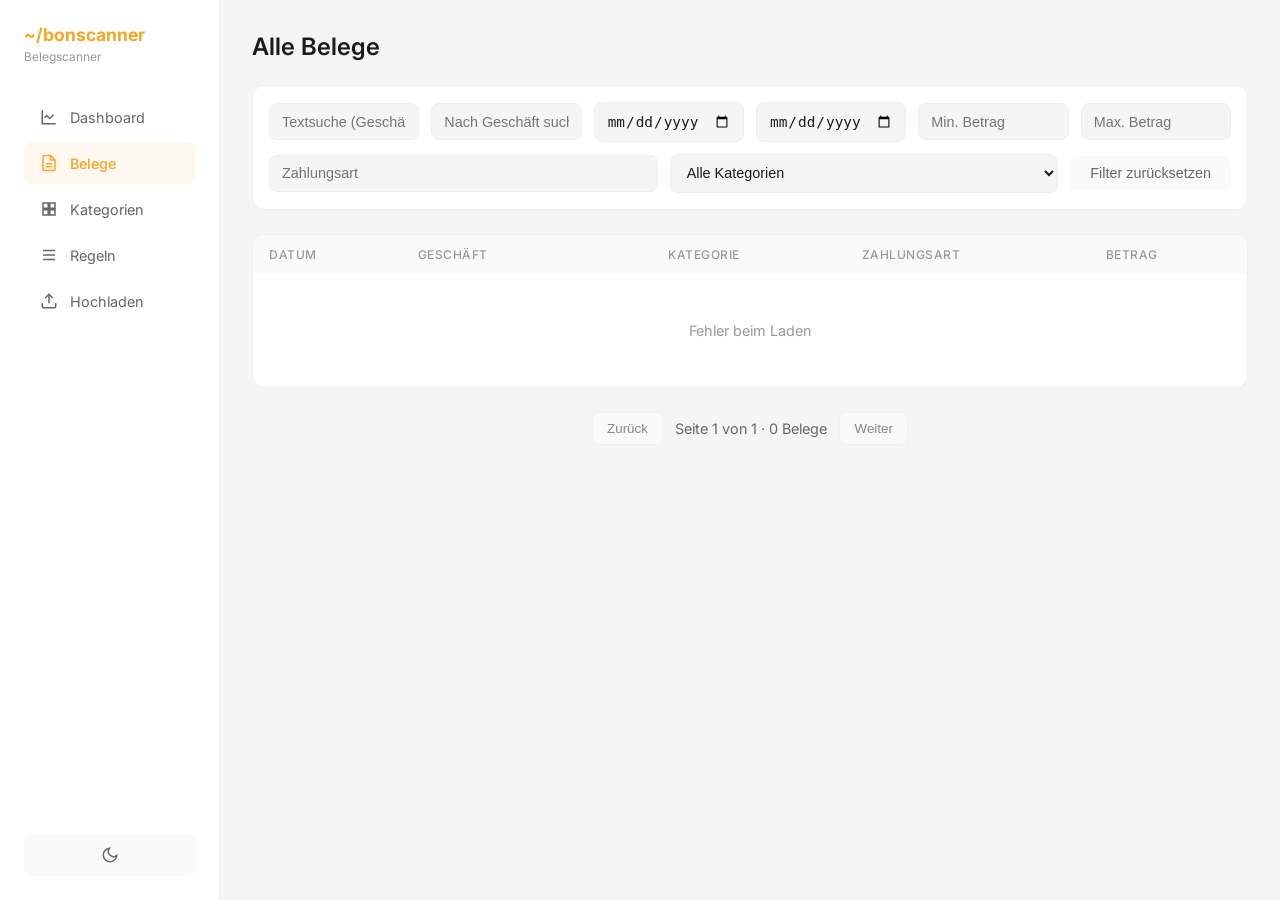
<file: receipts.html>
<!doctype html>
<html lang="de">
  <head>
    <meta charset="UTF-8" />
    <meta name="viewport" content="width=device-width, initial-scale=1.0" />
    <title>Alle Belege | Bonscanner</title>
    <link
      href="https://fonts.googleapis.com/css2?family=Inter:wght@400;500;600;700&display=swap"
      rel="stylesheet"
    />
    <link rel="stylesheet" href="static/css/base.css" />
    <script src="static/js/core/theme-init.js"></script>
    <style>

      /* Sidebar */

      /* Main Content */
      .main {
        flex: 1;
        margin-left: 220px;
        min-height: 100vh;
        padding: 2rem;
      }

      h1 {
        font-size: 1.5rem;
        font-weight: 600;
        margin-bottom: 1.5rem;
      }

      .table-card {
        background: var(--bg-card);
        border-radius: 12px;
        border: 1px solid var(--border-color);
        overflow: hidden;
      }

      table {
        width: 100%;
        border-collapse: collapse;
      }

      th {
        text-align: left;
        padding: 0.75rem 1rem;
        font-size: 0.75rem;
        text-transform: uppercase;
        letter-spacing: 0.5px;
        color: var(--text-muted);
        font-weight: 500;
        background: var(--bg-hover);
      }

      td {
        padding: 0.75rem 1rem;
        border-bottom: 1px solid var(--border-light);
        font-size: 0.9rem;
      }

      tr:last-child td {
        border-bottom: none;
      }

      .editable {
        cursor: pointer;
        padding: 0.25rem 0.5rem;
        border-radius: 4px;
        display: inline-block;
        vertical-align: middle;
        transition: background 0.2s;
      }
      .editable:hover {
        background: var(--bg-hover);
      }

      .edit-input {
        -webkit-appearance: none;
        appearance: none;
        box-sizing: border-box;
        font: inherit;
        line-height: inherit;
        padding: 0.25rem 0.5rem;
        border: 0;
        box-shadow: 0 0 0 1px var(--accent);
        border-radius: 4px;
        background: var(--bg-card);
        color: var(--text-primary);
        width: 100%;
        min-width: 0;
        max-width: 100%;
        margin: 0;
        vertical-align: middle;
        outline: none;
      }

      input[type="number"]::-webkit-outer-spin-button,
      input[type="number"]::-webkit-inner-spin-button {
        -webkit-appearance: none;
        margin: 0;
      }

      input[type="number"] {
        -moz-appearance: textfield;
        appearance: textfield;
      }

      .category-tag {
        display: inline-block;
        padding: 0.2rem 0.5rem;
        border-radius: 4px;
        font-size: 0.75rem;
        font-weight: 500;
        margin-right: 0.25rem;
      }

      .add-category {
        display: inline-block;
        background: var(--bg-hover);
        color: var(--text-muted);
        padding: 0.2rem 0.5rem;
        border-radius: 4px;
        font-size: 0.75rem;
        cursor: pointer;
      }
      .add-category:hover {
        background: var(--border-color);
      }

      .delete-tag-btn {
        background: none;
        border: none;
        color: inherit;
        opacity: 0.6;
        cursor: pointer;
        font-size: 1rem;
        line-height: 1;
        padding: 0 0 0 0.25rem;
        margin-left: 0.25rem;
        transition: opacity 0.2s;
      }
      .delete-tag-btn:hover {
        opacity: 1;
      }

      .empty-state {
        text-align: center;
        padding: 3rem;
        color: var(--text-muted);
      }

      .detail-btn {
        background: none;
        border: none;
        padding: 0.25rem;
        cursor: pointer;
        color: var(--text-secondary);
        display: flex;
        align-items: center;
        justify-content: center;
        border-radius: 4px;
        transition: all 0.2s;
      }
      .detail-btn:hover {
        background: var(--bg-hover);
        color: var(--accent);
      }
      .detail-btn svg {
        transition: transform 0.2s;
      }

      .detail-row {
        background: var(--bg-hover);
      }
      .detail-content {
        padding: 1rem;
        font-size: 0.9rem;
      }

      .detail-section {
        margin-bottom: 1rem;
      }
      .detail-header {
        display: flex;
        justify-content: space-between;
        align-items: center;
        margin-bottom: 0.75rem;
      }
      .add-item-btn {
        background: var(--accent);
        color: white;
        border: none;
        padding: 0.35rem 0.75rem;
        border-radius: 4px;
        cursor: pointer;
        font-size: 0.85rem;
        transition: all 0.2s;
      }
      .add-item-btn:hover {
        opacity: 0.9;
      }

      .add-item-form {
        background: var(--bg-card);
        padding: 1rem;
        border-radius: 6px;
        margin-top: 0.5rem;
        border: 1px solid var(--border-color);
      }
      .item-input {
        background: var(--bg-primary);
        border: 1px solid var(--border-color);
        padding: 0.5rem;
        border-radius: 4px;
        margin-right: 0.5rem;
        color: var(--text-primary);
        font-size: 0.9rem;
      }
      .item-input:focus {
        outline: none;
        border-color: var(--accent);
      }
      .save-btn,
      .cancel-btn {
        padding: 0.5rem 1rem;
        border-radius: 4px;
        border: none;
        cursor: pointer;
        font-size: 0.85rem;
        transition: all 0.2s;
      }
      .save-btn {
        background: var(--accent);
        color: white;
        margin-right: 0.5rem;
      }
      .save-btn:hover {
        opacity: 0.9;
      }
      .cancel-btn {
        background: var(--bg-hover);
        color: var(--text-secondary);
      }
      .cancel-btn:hover {
        background: var(--border-color);
      }

      .delete-item-btn {
        background: none;
        border: none;
        color: var(--text-muted);
        cursor: pointer;
        font-size: 1.5rem;
        line-height: 1;
        padding: 0.25rem 0.5rem;
        transition: color 0.2s;
      }
      .delete-item-btn:hover {
        color: #ef4444;
      }

      .items-list {
        margin-top: 0.5rem;
      }

      .item-meta {
        font-size: 0.75rem;
        color: var(--text-muted);
        margin-top: 0.15rem;
      }

      .item-categories {
        margin-top: 0.25rem;
      }

      .item-category-btn {
        background: var(--bg-hover);
        border: none;
        color: var(--text-secondary);
        padding: 0.2rem 0.5rem;
        border-radius: 4px;
        cursor: pointer;
        font-size: 0.75rem;
      }
      .item-category-btn:hover {
        background: var(--border-color);
      }

      .taxes-list {
        margin-top: 0.5rem;
        font-size: 0.85rem;
        color: var(--text-secondary);
      }

      /* Filter Section */
      .filter-section {
        background: var(--bg-card);
        padding: 1rem;
        border-radius: 12px;
        border: 1px solid var(--border-color);
        margin-bottom: 1.5rem;
        display: flex;
        gap: 0.75rem;
        flex-wrap: wrap;
        align-items: center;
      }

      .filter-input {
        flex: 1;
        min-width: 150px;
        padding: 0.6rem 0.75rem;
        border: 1px solid var(--border-color);
        border-radius: 8px;
        background: var(--bg-primary);
        color: var(--text-primary);
        font-size: 0.9rem;
        transition: border-color 0.2s;
      }

      .filter-input:focus {
        outline: none;
        border-color: var(--accent);
      }

      .clear-filters-btn {
        padding: 0.6rem 1.25rem;
        background: var(--bg-hover);
        color: var(--text-secondary);
        border: none;
        border-radius: 8px;
        cursor: pointer;
        font-size: 0.9rem;
        transition: all 0.2s;
      }

      .clear-filters-btn:hover {
        background: var(--border-color);
      }

      .pagination {
        margin-top: 1.5rem;
        display: flex;
        align-items: center;
        justify-content: center;
        gap: 0.75rem;
        color: var(--text-secondary);
        font-size: 0.9rem;
      }

      .page-btn {
        padding: 0.5rem 0.9rem;
        border-radius: 6px;
        border: 1px solid var(--border-color);
        background: var(--bg-card);
        color: var(--text-primary);
        cursor: pointer;
        transition: all 0.2s;
      }

      .page-btn:disabled {
        opacity: 0.5;
        cursor: not-allowed;
      }

      @media (max-width: 768px) {
        .sidebar {
          display: none;
        }
        .main {
          margin-left: 0;
        }
        .filter-section {
          flex-direction: column;
        }
        .filter-input {
          width: 100%;
        }
      }
    </style>
  </head>
  <body class="app-shell">
    <aside class="sidebar">
      <div class="logo">~/bonscanner</div>
      <div class="logo-sub">Belegscanner</div>
      <ul class="nav-menu">
        <li>
          <a href="dashboard.html" class="nav-item">
            <svg class="nav-icon" viewBox="0 0 24 24">
              <path d="M3 3v18h18" />
              <path d="M18 9l-5 5-4-4-3 3" />
            </svg>
            Dashboard
          </a>
        </li>
        <li>
          <a href="receipts.html" class="nav-item active">
            <svg class="nav-icon" viewBox="0 0 24 24">
              <path d="M14 2H6a2 2 0 00-2 2v16a2 2 0 002 2h12a2 2 0 002-2V8z" />
              <polyline points="14 2 14 8 20 8" />
              <line x1="8" y1="13" x2="16" y2="13" />
              <line x1="8" y1="17" x2="16" y2="17" />
            </svg>
            Belege
          </a>
        </li>
        <li>
          <a href="categories.html" class="nav-item">
            <svg class="nav-icon" viewBox="0 0 24 24">
              <path d="M4 4h7v7H4z" />
              <path d="M13 4h7v7h-7z" />
              <path d="M4 13h7v7H4z" />
              <path d="M13 13h7v7h-7z" />
            </svg>
            Kategorien
          </a>
        </li>
        <li>
          <a href="rules.html" class="nav-item">
            <svg class="nav-icon" viewBox="0 0 24 24">
              <path d="M4 6h16" />
              <path d="M4 12h16" />
              <path d="M4 18h16" />
            </svg>
            Regeln
          </a>
        </li>
        <li>
          <a href="upload.html" class="nav-item">
            <svg class="nav-icon" viewBox="0 0 24 24">
              <path d="M21 15v4a2 2 0 01-2 2H5a2 2 0 01-2-2v-4" />
              <polyline points="17 8 12 3 7 8" />
              <line x1="12" y1="3" x2="12" y2="15" />
            </svg>
            Hochladen
          </a>
        </li>
      </ul>
      <button class="theme-toggle" id="theme-toggle" title="Dunkel-/Hellmodus">
        <svg viewBox="0 0 24 24" id="theme-icon">
          <path d="M21 12.79A9 9 0 1111.21 3 7 7 0 0021 12.79z" />
        </svg>
      </button>
    </aside>

    <main class="main">
      <h1>Alle Belege</h1>

      <!-- Search & Filter Section -->
      <div class="filter-section">
        <input
          type="text"
          id="text-filter"
          class="filter-input"
          placeholder="Textsuche (Geschäft, Artikel...)"
        />
        <input
          type="text"
          id="store-filter"
          class="filter-input"
          placeholder="Nach Geschäft suchen..."
        />
        <input
          type="date"
          id="date-from-filter"
          class="filter-input"
          placeholder="Von Datum"
        />
        <input
          type="date"
          id="date-to-filter"
          class="filter-input"
          placeholder="Bis Datum"
        />
        <input
          type="text"
          id="amount-min-filter"
          class="filter-input"
          placeholder="Min. Betrag"
          data-numeric="true"
        />
        <input
          type="text"
          id="amount-max-filter"
          class="filter-input"
          placeholder="Max. Betrag"
          data-numeric="true"
        />
        <input
          type="text"
          id="payment-filter"
          class="filter-input"
          placeholder="Zahlungsart"
        />
        <select id="label-filter" class="filter-input">
          <option value="">Alle Kategorien</option>
        </select>
        <button class="clear-filters-btn" onclick="clearFilters()">
          Filter zurücksetzen
        </button>
      </div>

      <div class="table-card">
        <table>
          <thead>
            <tr>
              <th>Datum</th>
              <th>Geschäft</th>
              <th></th>
              <th>Kategorie</th>
              <th>Zahlungsart</th>
              <th>Betrag</th>
            </tr>
          </thead>
          <tbody id="receipts-body">
            <tr>
              <td colspan="6" class="empty-state">Lade Belege...</td>
            </tr>
          </tbody>
        </table>
      </div>

      <div class="pagination" id="pagination">
        <button class="page-btn" id="prev-page" disabled>Zurück</button>
        <span id="page-info">Seite 1 von 1</span>
        <button class="page-btn" id="next-page" disabled>Weiter</button>
      </div>
    </main>

    <script src="static/js/core/constants.js" defer></script>
    <script src="static/js/core/api.js" defer></script>
    <script src="static/js/core/theme.js" defer></script>
    <script src="static/js/features/receipts.js" defer></script>
  </body>
</html>
</file>
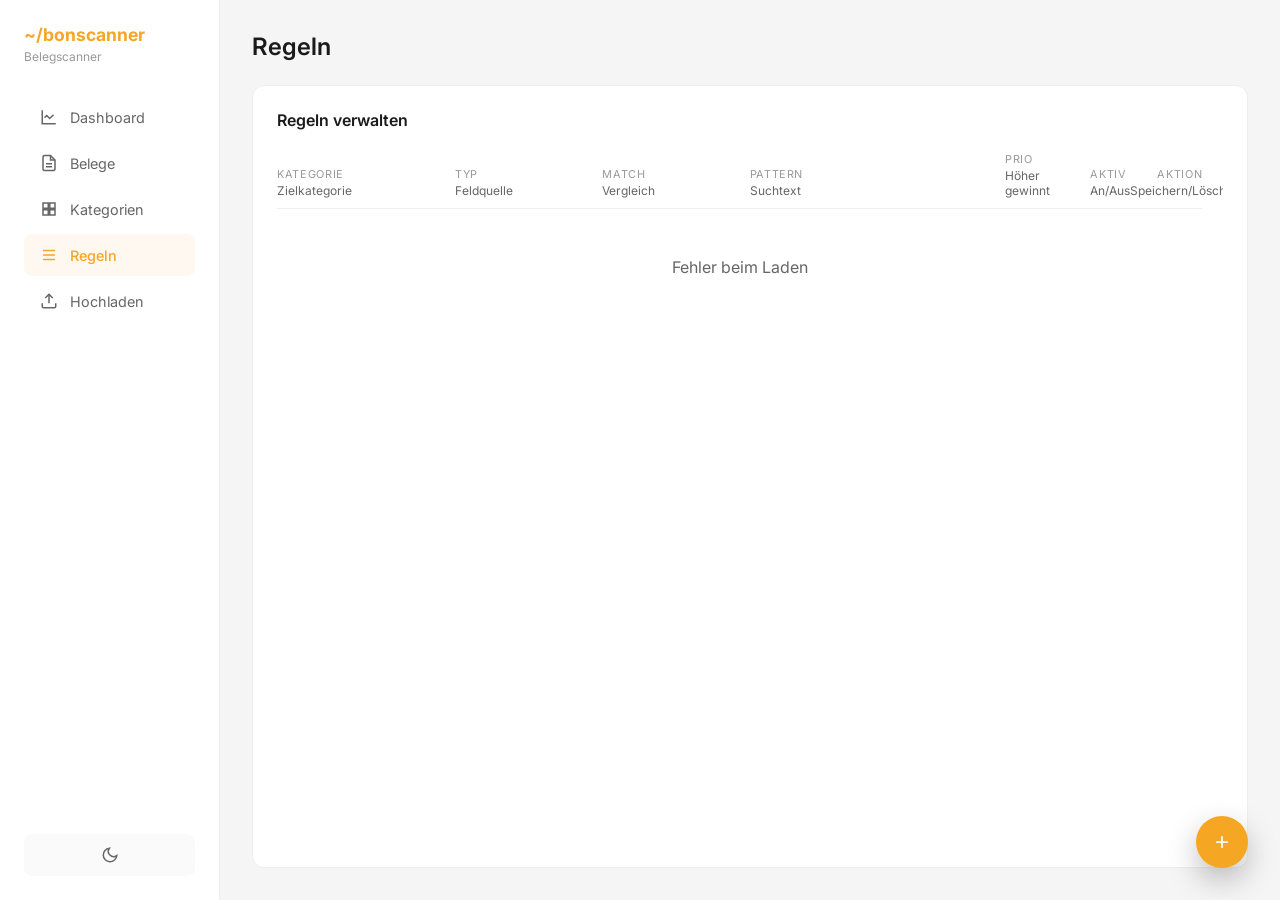
<file: regeln.html>
<!doctype html>
<html lang="de">
  <head>
    <meta charset="UTF-8" />
    <meta name="viewport" content="width=device-width, initial-scale=1.0" />
    <title>Regeln | Bonscanner</title>
    <link
      href="https://fonts.googleapis.com/css2?family=Inter:wght@400;500;600;700&display=swap"
      rel="stylesheet"
    />
    <link rel="stylesheet" href="static/css/base.css" />
    <script src="static/js/core/theme-init.js"></script>
    <style>

      .main {
        flex: 1;
        margin-left: 220px;
        min-height: 100vh;
        padding: 2rem;
        display: flex;
        flex-direction: column;
      }

      h1 {
        font-size: 1.5rem;
        font-weight: 600;
        margin-bottom: 1.5rem;
      }

      .content {
        flex: 1;
        display: flex;
        flex-direction: column;
        min-height: 0;
      }

      .management-card {
        background: var(--bg-card);
        border-radius: 12px;
        border: 1px solid var(--border-color);
        padding: 1.5rem;
        display: flex;
        flex-direction: column;
        align-items: stretch;
        overflow: hidden;
        flex: 1;
        min-height: 0;
        --rule-columns:
          minmax(140px, 1.1fr)
          minmax(120px, 0.9fr)
          minmax(120px, 0.9fr)
          minmax(180px, 1.6fr)
          minmax(64px, 0.5fr)
          32px
          72px;
      }

      .management-header {
        display: flex;
        justify-content: space-between;
        align-items: center;
        margin-bottom: 1rem;
      }

      .management-title {
        font-size: 1rem;
        font-weight: 600;
      }

      .management-list {
        flex: 1;
        min-height: 0;
        overflow-y: auto;
        overflow-x: auto;
        padding-right: 0.35rem;
        scrollbar-gutter: stable;
      }

      .rule-header {
        display: grid;
        grid-template-columns: var(--rule-columns);
        gap: 0.5rem;
        align-items: end;
        padding: 0.35rem 0 0.65rem;
        border-bottom: 1px solid var(--border-light);
        color: var(--text-muted);
        font-size: 0.72rem;
        min-width: 760px;
        position: sticky;
        top: 0;
        background: var(--bg-card);
        z-index: 2;
      }

      .rule-rows {
        min-width: 760px;
      }

      .rule-header-cell {
        display: flex;
        flex-direction: column;
        gap: 0.15rem;
      }

      .rule-header-label {
        text-transform: uppercase;
        letter-spacing: 0.06em;
        font-size: 0.68rem;
      }

      .rule-header-help {
        font-size: 0.75rem;
        color: var(--text-secondary);
        text-transform: none;
        letter-spacing: 0;
      }

      .rule-header-cell.align-center {
        text-align: center;
      }

      .rule-header-cell.align-end {
        text-align: right;
      }

      .rule-row {
        display: grid;
        grid-template-columns: var(--rule-columns);
        gap: 0.5rem;
        align-items: center;
        padding: 0.35rem 0;
        border-bottom: 1px solid var(--border-light);
        min-width: 760px;
      }

      .rule-row:last-child {
        border-bottom: none;
      }

      .rule-row.removing {
        overflow: hidden;
        transition:
          height 0.22s ease,
          opacity 0.22s ease,
          margin 0.22s ease,
          padding 0.22s ease,
          border 0.22s ease;
      }

      .rule-row.flash {
        animation: row-flash 0.8s ease;
      }

      .rule-input,
      .rule-select {
        background: var(--bg-primary);
        border: 1px solid var(--border-color);
        padding: 0.25rem 0.4rem;
        border-radius: 6px;
        color: var(--text-primary);
        font-size: 0.82rem;
        width: 100%;
        min-width: 0;
      }

      .rule-actions {
        display: flex;
        gap: 0.35rem;
        align-items: center;
        white-space: nowrap;
        justify-self: end;
      }

      .rule-active {
        justify-self: center;
      }

      .btn-small {
        padding: 0.35rem 0.6rem;
        border-radius: 6px;
        border: 1px solid var(--border-color);
        background: var(--bg-hover);
        color: var(--text-primary);
        cursor: pointer;
        font-size: 0.8rem;
      }

      .btn-primary {
        background: var(--accent);
        color: #fff;
        border-color: transparent;
      }

      .icon-btn {
        width: 30px;
        height: 30px;
        border-radius: 8px;
        border: 1px solid var(--border-color);
        background: var(--bg-hover);
        color: var(--text-primary);
        display: inline-flex;
        align-items: center;
        justify-content: center;
        cursor: pointer;
        padding: 0;
        opacity: 0.65;
        transition: opacity 0.2s ease, transform 0.2s ease;
      }

      .icon-btn svg {
        width: 14px;
        height: 14px;
        stroke: currentColor;
        stroke-width: 2;
        fill: none;
      }

      .icon-btn.danger {
        color: #ef4444;
        border-color: rgba(239, 68, 68, 0.4);
      }

      .icon-btn.loading {
        pointer-events: none;
        opacity: 0.5;
      }

      .icon-btn:disabled {
        cursor: not-allowed;
        opacity: 0.4;
      }

      .rule-row:hover .icon-btn {
        opacity: 1;
      }

      .btn-small.danger {
        color: #ef4444;
        border-color: rgba(239, 68, 68, 0.4);
      }

      .empty-hint {
        color: var(--text-muted);
        font-size: 0.85rem;
        padding: 0.75rem 0;
      }

      .empty-state {
        display: flex;
        flex-direction: column;
        align-items: center;
        justify-content: center;
        text-align: center;
        gap: 0.75rem;
        color: var(--text-secondary);
        padding: 3rem 1rem;
        animation: fade-in 0.3s ease;
      }

      .empty-state strong {
        color: var(--text-primary);
        font-size: 1.05rem;
      }

      .fab {
        position: fixed;
        right: 2rem;
        bottom: 2rem;
        width: 52px;
        height: 52px;
        border-radius: 50%;
        border: none;
        background: var(--accent);
        color: #fff;
        font-size: 1.5rem;
        display: inline-flex;
        align-items: center;
        justify-content: center;
        cursor: pointer;
        box-shadow: 0 12px 30px rgba(0, 0, 0, 0.25);
        z-index: 50;
      }

      .modal-overlay {
        position: fixed;
        inset: 0;
        background: rgba(0, 0, 0, 0.45);
        display: flex;
        align-items: center;
        justify-content: center;
        z-index: 60;
        padding: 1.5rem;
        opacity: 0;
        pointer-events: none;
        transition: opacity 0.2s ease;
      }

      .modal-overlay.show {
        opacity: 1;
        pointer-events: auto;
      }

      .modal-card {
        width: 100%;
        max-width: 520px;
        background: var(--bg-card);
        border-radius: 12px;
        border: 1px solid var(--border-color);
        padding: 1.5rem;
        display: flex;
        flex-direction: column;
        gap: 1rem;
        transform: scale(0.96);
        opacity: 0;
        transition: transform 0.2s ease, opacity 0.2s ease;
      }

      .modal-overlay.show .modal-card {
        transform: scale(1);
        opacity: 1;
      }

      .modal-header h2 {
        font-size: 1.1rem;
        font-weight: 600;
      }

      .modal-body {
        display: grid;
        gap: 0.75rem;
      }

      .modal-field {
        display: grid;
        gap: 0.35rem;
        font-size: 0.85rem;
        color: var(--text-secondary);
      }

      .modal-actions {
        display: flex;
        justify-content: flex-end;
        gap: 0.5rem;
      }

      .toast-container {
        position: fixed;
        right: 1.5rem;
        bottom: 1.5rem;
        display: flex;
        flex-direction: column;
        gap: 0.5rem;
        z-index: 80;
      }

      .toast {
        background: var(--bg-card);
        border: 1px solid var(--border-color);
        color: var(--text-primary);
        padding: 0.6rem 0.9rem;
        border-radius: 10px;
        display: flex;
        align-items: center;
        gap: 0.75rem;
        box-shadow: 0 12px 30px rgba(0, 0, 0, 0.18);
        opacity: 0;
        transform: translateY(8px);
        transition: opacity 0.2s ease, transform 0.2s ease;
        font-size: 0.85rem;
      }

      .toast.show {
        opacity: 1;
        transform: translateY(0);
      }

      .toast.error {
        border-color: rgba(239, 68, 68, 0.5);
        color: #ef4444;
      }

      .toast button {
        background: none;
        border: none;
        color: var(--accent);
        font-weight: 600;
        cursor: pointer;
        padding: 0;
      }

      .spinner {
        width: 14px;
        height: 14px;
        border-radius: 50%;
        border: 2px solid rgba(0, 0, 0, 0.2);
        border-top-color: var(--accent);
        animation: spin 0.8s linear infinite;
      }

      @keyframes spin {
        to {
          transform: rotate(360deg);
        }
      }

      @keyframes row-flash {
        0% {
          background: rgba(34, 197, 94, 0.18);
        }
        100% {
          background: transparent;
        }
      }

      @keyframes fade-in {
        from {
          opacity: 0;
          transform: translateY(6px);
        }
        to {
          opacity: 1;
          transform: translateY(0);
        }
      }

      @media (max-width: 768px) {
        .sidebar {
          display: none;
        }
        .main {
          margin-left: 0;
        }
        .fab {
          right: 1.25rem;
          bottom: 1.25rem;
        }
        .toast-container {
          right: 1rem;
          left: 1rem;
        }
      }
    </style>
  </head>
  <body class="app-shell">
    <aside class="sidebar">
      <div class="logo">~/bonscanner</div>
      <div class="logo-sub">Belegscanner</div>
      <ul class="nav-menu">
        <li>
          <a href="stats.html" class="nav-item">
            <svg class="nav-icon" viewBox="0 0 24 24">
              <path d="M3 3v18h18" />
              <path d="M18 9l-5 5-4-4-3 3" />
            </svg>
            Dashboard
          </a>
        </li>
        <li>
          <a href="belege.html" class="nav-item">
            <svg class="nav-icon" viewBox="0 0 24 24">
              <path d="M14 2H6a2 2 0 00-2 2v16a2 2 0 002 2h12a2 2 0 002-2V8z" />
              <polyline points="14 2 14 8 20 8" />
              <line x1="8" y1="13" x2="16" y2="13" />
              <line x1="8" y1="17" x2="16" y2="17" />
            </svg>
            Belege
          </a>
        </li>
        <li>
          <a href="kategorien.html" class="nav-item">
            <svg class="nav-icon" viewBox="0 0 24 24">
              <path d="M4 4h7v7H4z" />
              <path d="M13 4h7v7h-7z" />
              <path d="M4 13h7v7H4z" />
              <path d="M13 13h7v7h-7z" />
            </svg>
            Kategorien
          </a>
        </li>
        <li>
          <a href="regeln.html" class="nav-item active">
            <svg class="nav-icon" viewBox="0 0 24 24">
              <path d="M4 6h16" />
              <path d="M4 12h16" />
              <path d="M4 18h16" />
            </svg>
            Regeln
          </a>
        </li>
        <li>
          <a href="hochladen.html" class="nav-item">
            <svg class="nav-icon" viewBox="0 0 24 24">
              <path d="M21 15v4a2 2 0 01-2 2H5a2 2 0 01-2-2v-4" />
              <polyline points="17 8 12 3 7 8" />
              <line x1="12" y1="3" x2="12" y2="15" />
            </svg>
            Hochladen
          </a>
        </li>
      </ul>
      <button class="theme-toggle" id="theme-toggle" title="Dunkel-/Hellmodus">
        <svg viewBox="0 0 24 24" id="theme-icon">
          <path d="M21 12.79A9 9 0 1111.21 3 7 7 0 0021 12.79z" />
        </svg>
      </button>
    </aside>

    <main class="main">
      <h1>Regeln</h1>
      <div class="content">
        <div class="management-card">
          <div class="management-header">
            <span class="management-title">Regeln verwalten</span>
          </div>
          <div id="rules-list" class="management-list">
            <div class="rule-header">
              <div class="rule-header-cell">
                <span class="rule-header-label">Kategorie</span>
                <span class="rule-header-help">Zielkategorie</span>
              </div>
              <div class="rule-header-cell">
                <span class="rule-header-label">Typ</span>
                <span class="rule-header-help">Feldquelle</span>
              </div>
              <div class="rule-header-cell">
                <span class="rule-header-label">Match</span>
                <span class="rule-header-help">Vergleich</span>
              </div>
              <div class="rule-header-cell">
                <span class="rule-header-label">Pattern</span>
                <span class="rule-header-help">Suchtext</span>
              </div>
              <div class="rule-header-cell">
                <span class="rule-header-label">Prio</span>
                <span class="rule-header-help">Höher gewinnt</span>
              </div>
              <div class="rule-header-cell align-center">
                <span class="rule-header-label">Aktiv</span>
                <span class="rule-header-help">An/Aus</span>
              </div>
              <div class="rule-header-cell align-end">
                <span class="rule-header-label">Aktion</span>
                <span class="rule-header-help">Speichern/Löschen</span>
              </div>
            </div>
            <div id="rules-rows" class="rule-rows">
              Lade Regeln...
            </div>
          </div>
        </div>
      </div>
    </main>

    <button class="fab" id="open-rule-modal" aria-label="Regel hinzufügen">+</button>

    <div id="rule-modal" class="modal-overlay" role="dialog" aria-modal="true" aria-labelledby="rule-modal-title">
      <div class="modal-card">
        <div class="modal-header">
          <h2 id="rule-modal-title">Neue Regel</h2>
        </div>
        <div class="modal-body">
          <label class="modal-field">
            Kategorie
            <select id="rule-category" class="rule-select"></select>
          </label>
          <label class="modal-field">
            Typ
            <select id="rule-type" class="rule-select">
              <option value="store">Geschäft</option>
              <option value="keyword">Keyword</option>
              <option value="payment">Zahlung</option>
              <option value="item">Artikel</option>
            </select>
          </label>
          <label class="modal-field">
            Match
            <select id="rule-match" class="rule-select">
              <option value="contains">Enthält</option>
              <option value="equals">Gleich</option>
              <option value="regex">Regex</option>
            </select>
          </label>
          <label class="modal-field">
            Pattern
            <input type="text" id="rule-pattern" class="rule-input" placeholder="Pattern" />
          </label>
          <label class="modal-field">
            Priorität
            <input
              type="text"
              inputmode="numeric"
              id="rule-priority"
              class="rule-input"
              placeholder="Prio"
              value="100"
            />
          </label>
          <label class="modal-field">
            Aktiv
            <input type="checkbox" id="rule-active" checked />
          </label>
        </div>
        <div class="modal-actions">
          <button class="btn-small" id="cancel-rule-btn">Abbrechen</button>
          <button class="btn-small btn-primary" id="add-rule-btn">Erstellen</button>
        </div>
      </div>
    </div>

    <div id="toast-container" class="toast-container"></div>

    <script src="static/js/core/constants.js" defer></script>
    <script src="static/js/core/api.js" defer></script>
    <script src="static/js/core/dom.js" defer></script>
    <script src="static/js/core/theme.js" defer></script>
    <script src="static/js/core/ui.js" defer></script>
    <script src="static/js/features/rules.js" defer></script>
  </body>
</html>
</file>
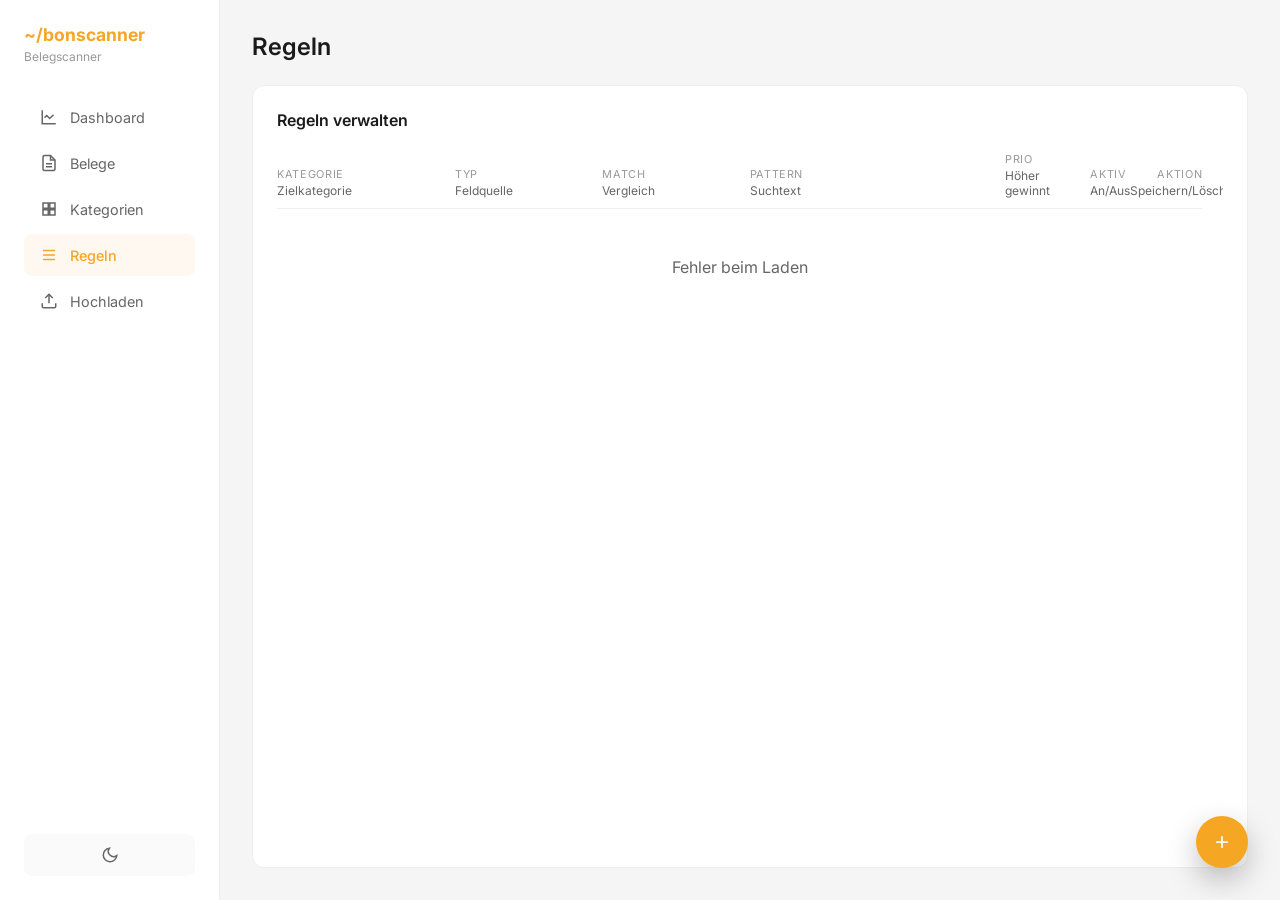
<file: rules.html>
<!doctype html>
<html lang="de">
  <head>
    <meta charset="UTF-8" />
    <meta name="viewport" content="width=device-width, initial-scale=1.0" />
    <title>Regeln | Bonscanner</title>
    <link
      href="https://fonts.googleapis.com/css2?family=Inter:wght@400;500;600;700&display=swap"
      rel="stylesheet"
    />
    <link rel="stylesheet" href="static/css/base.css" />
    <script src="static/js/core/theme-init.js"></script>
    <style>

      .main {
        flex: 1;
        margin-left: 220px;
        min-height: 100vh;
        padding: 2rem;
        display: flex;
        flex-direction: column;
      }

      h1 {
        font-size: 1.5rem;
        font-weight: 600;
        margin-bottom: 1.5rem;
      }

      .content {
        flex: 1;
        display: flex;
        flex-direction: column;
        min-height: 0;
      }

      .management-card {
        background: var(--bg-card);
        border-radius: 12px;
        border: 1px solid var(--border-color);
        padding: 1.5rem;
        display: flex;
        flex-direction: column;
        align-items: stretch;
        overflow: hidden;
        flex: 1;
        min-height: 0;
        --rule-columns:
          minmax(140px, 1.1fr)
          minmax(120px, 0.9fr)
          minmax(120px, 0.9fr)
          minmax(180px, 1.6fr)
          minmax(64px, 0.5fr)
          32px
          72px;
      }

      .management-header {
        display: flex;
        justify-content: space-between;
        align-items: center;
        margin-bottom: 1rem;
      }

      .management-title {
        font-size: 1rem;
        font-weight: 600;
      }

      .management-list {
        flex: 1;
        min-height: 0;
        overflow-y: auto;
        overflow-x: auto;
        padding-right: 0.35rem;
        scrollbar-gutter: stable;
      }

      .rule-header {
        display: grid;
        grid-template-columns: var(--rule-columns);
        gap: 0.5rem;
        align-items: end;
        padding: 0.35rem 0 0.65rem;
        border-bottom: 1px solid var(--border-light);
        color: var(--text-muted);
        font-size: 0.72rem;
        min-width: 760px;
        position: sticky;
        top: 0;
        background: var(--bg-card);
        z-index: 2;
      }

      .rule-rows {
        min-width: 760px;
      }

      .rule-header-cell {
        display: flex;
        flex-direction: column;
        gap: 0.15rem;
      }

      .rule-header-label {
        text-transform: uppercase;
        letter-spacing: 0.06em;
        font-size: 0.68rem;
      }

      .rule-header-help {
        font-size: 0.75rem;
        color: var(--text-secondary);
        text-transform: none;
        letter-spacing: 0;
      }

      .rule-header-cell.align-center {
        text-align: center;
      }

      .rule-header-cell.align-end {
        text-align: right;
      }

      .rule-row {
        display: grid;
        grid-template-columns: var(--rule-columns);
        gap: 0.5rem;
        align-items: center;
        padding: 0.35rem 0;
        border-bottom: 1px solid var(--border-light);
        min-width: 760px;
      }

      .rule-row:last-child {
        border-bottom: none;
      }

      .rule-row.removing {
        overflow: hidden;
        transition:
          height 0.22s ease,
          opacity 0.22s ease,
          margin 0.22s ease,
          padding 0.22s ease,
          border 0.22s ease;
      }

      .rule-row.flash {
        animation: row-flash 0.8s ease;
      }

      .rule-input,
      .rule-select {
        background: var(--bg-primary);
        border: 1px solid var(--border-color);
        padding: 0.25rem 0.4rem;
        border-radius: 6px;
        color: var(--text-primary);
        font-size: 0.82rem;
        width: 100%;
        min-width: 0;
      }

      .rule-actions {
        display: flex;
        gap: 0.35rem;
        align-items: center;
        white-space: nowrap;
        justify-self: end;
      }

      .rule-active {
        justify-self: center;
      }

      .btn-small {
        padding: 0.35rem 0.6rem;
        border-radius: 6px;
        border: 1px solid var(--border-color);
        background: var(--bg-hover);
        color: var(--text-primary);
        cursor: pointer;
        font-size: 0.8rem;
      }

      .btn-primary {
        background: var(--accent);
        color: #fff;
        border-color: transparent;
      }

      .icon-btn {
        width: 30px;
        height: 30px;
        border-radius: 8px;
        border: 1px solid var(--border-color);
        background: var(--bg-hover);
        color: var(--text-primary);
        display: inline-flex;
        align-items: center;
        justify-content: center;
        cursor: pointer;
        padding: 0;
        opacity: 0.65;
        transition: opacity 0.2s ease, transform 0.2s ease;
      }

      .icon-btn svg {
        width: 14px;
        height: 14px;
        stroke: currentColor;
        stroke-width: 2;
        fill: none;
      }

      .icon-btn.danger {
        color: #ef4444;
        border-color: rgba(239, 68, 68, 0.4);
      }

      .icon-btn.loading {
        pointer-events: none;
        opacity: 0.5;
      }

      .icon-btn:disabled {
        cursor: not-allowed;
        opacity: 0.4;
      }

      .rule-row:hover .icon-btn {
        opacity: 1;
      }

      .btn-small.danger {
        color: #ef4444;
        border-color: rgba(239, 68, 68, 0.4);
      }

      .empty-hint {
        color: var(--text-muted);
        font-size: 0.85rem;
        padding: 0.75rem 0;
      }

      .empty-state {
        display: flex;
        flex-direction: column;
        align-items: center;
        justify-content: center;
        text-align: center;
        gap: 0.75rem;
        color: var(--text-secondary);
        padding: 3rem 1rem;
        animation: fade-in 0.3s ease;
      }

      .empty-state strong {
        color: var(--text-primary);
        font-size: 1.05rem;
      }

      .fab {
        position: fixed;
        right: 2rem;
        bottom: 2rem;
        width: 52px;
        height: 52px;
        border-radius: 50%;
        border: none;
        background: var(--accent);
        color: #fff;
        font-size: 1.5rem;
        display: inline-flex;
        align-items: center;
        justify-content: center;
        cursor: pointer;
        box-shadow: 0 12px 30px rgba(0, 0, 0, 0.25);
        z-index: 50;
      }

      .modal-overlay {
        position: fixed;
        inset: 0;
        background: rgba(0, 0, 0, 0.45);
        display: flex;
        align-items: center;
        justify-content: center;
        z-index: 60;
        padding: 1.5rem;
        opacity: 0;
        pointer-events: none;
        transition: opacity 0.2s ease;
      }

      .modal-overlay.show {
        opacity: 1;
        pointer-events: auto;
      }

      .modal-card {
        width: 100%;
        max-width: 520px;
        background: var(--bg-card);
        border-radius: 12px;
        border: 1px solid var(--border-color);
        padding: 1.5rem;
        display: flex;
        flex-direction: column;
        gap: 1rem;
        transform: scale(0.96);
        opacity: 0;
        transition: transform 0.2s ease, opacity 0.2s ease;
      }

      .modal-overlay.show .modal-card {
        transform: scale(1);
        opacity: 1;
      }

      .modal-header h2 {
        font-size: 1.1rem;
        font-weight: 600;
      }

      .modal-body {
        display: grid;
        gap: 0.75rem;
      }

      .modal-field {
        display: grid;
        gap: 0.35rem;
        font-size: 0.85rem;
        color: var(--text-secondary);
      }

      .modal-actions {
        display: flex;
        justify-content: flex-end;
        gap: 0.5rem;
      }

      .toast-container {
        position: fixed;
        right: 1.5rem;
        bottom: 1.5rem;
        display: flex;
        flex-direction: column;
        gap: 0.5rem;
        z-index: 80;
      }

      .toast {
        background: var(--bg-card);
        border: 1px solid var(--border-color);
        color: var(--text-primary);
        padding: 0.6rem 0.9rem;
        border-radius: 10px;
        display: flex;
        align-items: center;
        gap: 0.75rem;
        box-shadow: 0 12px 30px rgba(0, 0, 0, 0.18);
        opacity: 0;
        transform: translateY(8px);
        transition: opacity 0.2s ease, transform 0.2s ease;
        font-size: 0.85rem;
      }

      .toast.show {
        opacity: 1;
        transform: translateY(0);
      }

      .toast.error {
        border-color: rgba(239, 68, 68, 0.5);
        color: #ef4444;
      }

      .toast button {
        background: none;
        border: none;
        color: var(--accent);
        font-weight: 600;
        cursor: pointer;
        padding: 0;
      }

      .spinner {
        width: 14px;
        height: 14px;
        border-radius: 50%;
        border: 2px solid rgba(0, 0, 0, 0.2);
        border-top-color: var(--accent);
        animation: spin 0.8s linear infinite;
      }

      @keyframes spin {
        to {
          transform: rotate(360deg);
        }
      }

      @keyframes row-flash {
        0% {
          background: rgba(34, 197, 94, 0.18);
        }
        100% {
          background: transparent;
        }
      }

      @keyframes fade-in {
        from {
          opacity: 0;
          transform: translateY(6px);
        }
        to {
          opacity: 1;
          transform: translateY(0);
        }
      }

      @media (max-width: 768px) {
        .sidebar {
          display: none;
        }
        .main {
          margin-left: 0;
        }
        .fab {
          right: 1.25rem;
          bottom: 1.25rem;
        }
        .toast-container {
          right: 1rem;
          left: 1rem;
        }
      }
    </style>
  </head>
  <body class="app-shell">
    <aside class="sidebar">
      <div class="logo">~/bonscanner</div>
      <div class="logo-sub">Belegscanner</div>
      <ul class="nav-menu">
        <li>
          <a href="dashboard.html" class="nav-item">
            <svg class="nav-icon" viewBox="0 0 24 24">
              <path d="M3 3v18h18" />
              <path d="M18 9l-5 5-4-4-3 3" />
            </svg>
            Dashboard
          </a>
        </li>
        <li>
          <a href="receipts.html" class="nav-item">
            <svg class="nav-icon" viewBox="0 0 24 24">
              <path d="M14 2H6a2 2 0 00-2 2v16a2 2 0 002 2h12a2 2 0 002-2V8z" />
              <polyline points="14 2 14 8 20 8" />
              <line x1="8" y1="13" x2="16" y2="13" />
              <line x1="8" y1="17" x2="16" y2="17" />
            </svg>
            Belege
          </a>
        </li>
        <li>
          <a href="categories.html" class="nav-item">
            <svg class="nav-icon" viewBox="0 0 24 24">
              <path d="M4 4h7v7H4z" />
              <path d="M13 4h7v7h-7z" />
              <path d="M4 13h7v7H4z" />
              <path d="M13 13h7v7h-7z" />
            </svg>
            Kategorien
          </a>
        </li>
        <li>
          <a href="rules.html" class="nav-item active">
            <svg class="nav-icon" viewBox="0 0 24 24">
              <path d="M4 6h16" />
              <path d="M4 12h16" />
              <path d="M4 18h16" />
            </svg>
            Regeln
          </a>
        </li>
        <li>
          <a href="upload.html" class="nav-item">
            <svg class="nav-icon" viewBox="0 0 24 24">
              <path d="M21 15v4a2 2 0 01-2 2H5a2 2 0 01-2-2v-4" />
              <polyline points="17 8 12 3 7 8" />
              <line x1="12" y1="3" x2="12" y2="15" />
            </svg>
            Hochladen
          </a>
        </li>
      </ul>
      <button class="theme-toggle" id="theme-toggle" title="Dunkel-/Hellmodus">
        <svg viewBox="0 0 24 24" id="theme-icon">
          <path d="M21 12.79A9 9 0 1111.21 3 7 7 0 0021 12.79z" />
        </svg>
      </button>
    </aside>

    <main class="main">
      <h1>Regeln</h1>
      <div class="content">
        <div class="management-card">
          <div class="management-header">
            <span class="management-title">Regeln verwalten</span>
          </div>
          <div id="rules-list" class="management-list">
            <div class="rule-header">
              <div class="rule-header-cell">
                <span class="rule-header-label">Kategorie</span>
                <span class="rule-header-help">Zielkategorie</span>
              </div>
              <div class="rule-header-cell">
                <span class="rule-header-label">Typ</span>
                <span class="rule-header-help">Feldquelle</span>
              </div>
              <div class="rule-header-cell">
                <span class="rule-header-label">Match</span>
                <span class="rule-header-help">Vergleich</span>
              </div>
              <div class="rule-header-cell">
                <span class="rule-header-label">Pattern</span>
                <span class="rule-header-help">Suchtext</span>
              </div>
              <div class="rule-header-cell">
                <span class="rule-header-label">Prio</span>
                <span class="rule-header-help">Höher gewinnt</span>
              </div>
              <div class="rule-header-cell align-center">
                <span class="rule-header-label">Aktiv</span>
                <span class="rule-header-help">An/Aus</span>
              </div>
              <div class="rule-header-cell align-end">
                <span class="rule-header-label">Aktion</span>
                <span class="rule-header-help">Speichern/Löschen</span>
              </div>
            </div>
            <div id="rules-rows" class="rule-rows">
              Lade Regeln...
            </div>
          </div>
        </div>
      </div>
    </main>

    <button class="fab" id="open-rule-modal" aria-label="Regel hinzufügen">+</button>

    <div id="rule-modal" class="modal-overlay" role="dialog" aria-modal="true" aria-labelledby="rule-modal-title">
      <div class="modal-card">
        <div class="modal-header">
          <h2 id="rule-modal-title">Neue Regel</h2>
        </div>
        <div class="modal-body">
          <label class="modal-field">
            Kategorie
            <select id="rule-category" class="rule-select"></select>
          </label>
          <label class="modal-field">
            Typ
            <select id="rule-type" class="rule-select">
              <option value="store">Geschäft</option>
              <option value="keyword">Keyword</option>
              <option value="payment">Zahlung</option>
              <option value="item">Artikel</option>
            </select>
          </label>
          <label class="modal-field">
            Match
            <select id="rule-match" class="rule-select">
              <option value="contains">Enthält</option>
              <option value="equals">Gleich</option>
              <option value="regex">Regex</option>
            </select>
          </label>
          <label class="modal-field">
            Pattern
            <input type="text" id="rule-pattern" class="rule-input" placeholder="Pattern" />
          </label>
          <label class="modal-field">
            Priorität
            <input
              type="text"
              inputmode="numeric"
              id="rule-priority"
              class="rule-input"
              placeholder="Prio"
              value="100"
            />
          </label>
          <label class="modal-field">
            Aktiv
            <input type="checkbox" id="rule-active" checked />
          </label>
        </div>
        <div class="modal-actions">
          <button class="btn-small" id="cancel-rule-btn">Abbrechen</button>
          <button class="btn-small btn-primary" id="add-rule-btn">Erstellen</button>
        </div>
      </div>
    </div>

    <div id="toast-container" class="toast-container"></div>

    <script src="static/js/core/constants.js" defer></script>
    <script src="static/js/core/api.js" defer></script>
    <script src="static/js/core/dom.js" defer></script>
    <script src="static/js/core/theme.js" defer></script>
    <script src="static/js/core/ui.js" defer></script>
    <script src="static/js/features/rules.js" defer></script>
  </body>
</html>
</file>
<file: static/css/base.css>
* {
  box-sizing: border-box;
  margin: 0;
  padding: 0;
}

:root {
  --bg-primary: #f5f5f5;
  --bg-card: #fff;
  --bg-secondary: #f9fafb;
  --bg-hover: #fafafa;
  --text-primary: #1a1a1a;
  --text-secondary: #666;
  --text-muted: #999;
  --border-color: #eee;
  --border-light: #f0f0f0;
  --accent: #f5a623;
  --accent-hover: #e09515;
  --accent-bg: #fff8f0;
}

[data-theme="dark"] {
  --bg-primary: #0d1117;
  --bg-card: #161b22;
  --bg-secondary: #0f141b;
  --bg-hover: #21262d;
  --text-primary: #e6edf3;
  --text-secondary: #8b949e;
  --text-muted: #6e7681;
  --border-color: #30363d;
  --border-light: #21262d;
  --accent: #f5a623;
  --accent-hover: #e09515;
  --accent-bg: rgba(245, 166, 35, 0.15);
}

body {
  font-family: "Inter", -apple-system, BlinkMacSystemFont, sans-serif;
  background: var(--bg-primary);
  color: var(--text-primary);
  min-height: 100vh;
  margin: 0;
}

.app-shell {
  display: flex;
  min-height: 100vh;
}

.app-shell .sidebar {
  width: 220px;
  background: var(--bg-card);
  border-right: 1px solid var(--border-color);
  padding: 1.5rem;
  display: flex;
  flex-direction: column;
  position: fixed;
  height: 100vh;
}

.app-shell .logo {
  font-weight: 700;
  font-size: 1.1rem;
  color: var(--accent);
  margin-bottom: 0.25rem;
}

.app-shell .logo-sub {
  font-size: 0.75rem;
  color: var(--text-muted);
  margin-bottom: 2rem;
}

.app-shell .nav-menu {
  list-style: none;
  flex: 1;
}

.app-shell .nav-item {
  display: flex;
  align-items: center;
  gap: 0.75rem;
  padding: 0.75rem 1rem;
  border-radius: 8px;
  color: var(--text-secondary);
  text-decoration: none;
  font-size: 0.9rem;
  margin-bottom: 0.25rem;
  transition: all 0.2s;
}

.app-shell .nav-item:hover {
  background: var(--bg-hover);
  color: var(--text-primary);
}

.app-shell .nav-item.active {
  background: var(--accent-bg);
  color: var(--accent);
  font-weight: 500;
}

.app-shell .nav-icon {
  width: 18px;
  height: 18px;
  stroke: currentColor;
  stroke-width: 2;
  fill: none;
}

.app-shell .theme-toggle {
  background: var(--bg-hover);
  border: none;
  padding: 0.75rem;
  border-radius: 8px;
  cursor: pointer;
  display: flex;
  align-items: center;
  justify-content: center;
  color: var(--text-secondary);
  margin-top: auto;
}

.app-shell .theme-toggle:hover {
  background: var(--border-color);
}

.app-shell .theme-toggle svg {
  width: 18px;
  height: 18px;
  stroke: currentColor;
  stroke-width: 2;
  fill: none;
}
</file>
